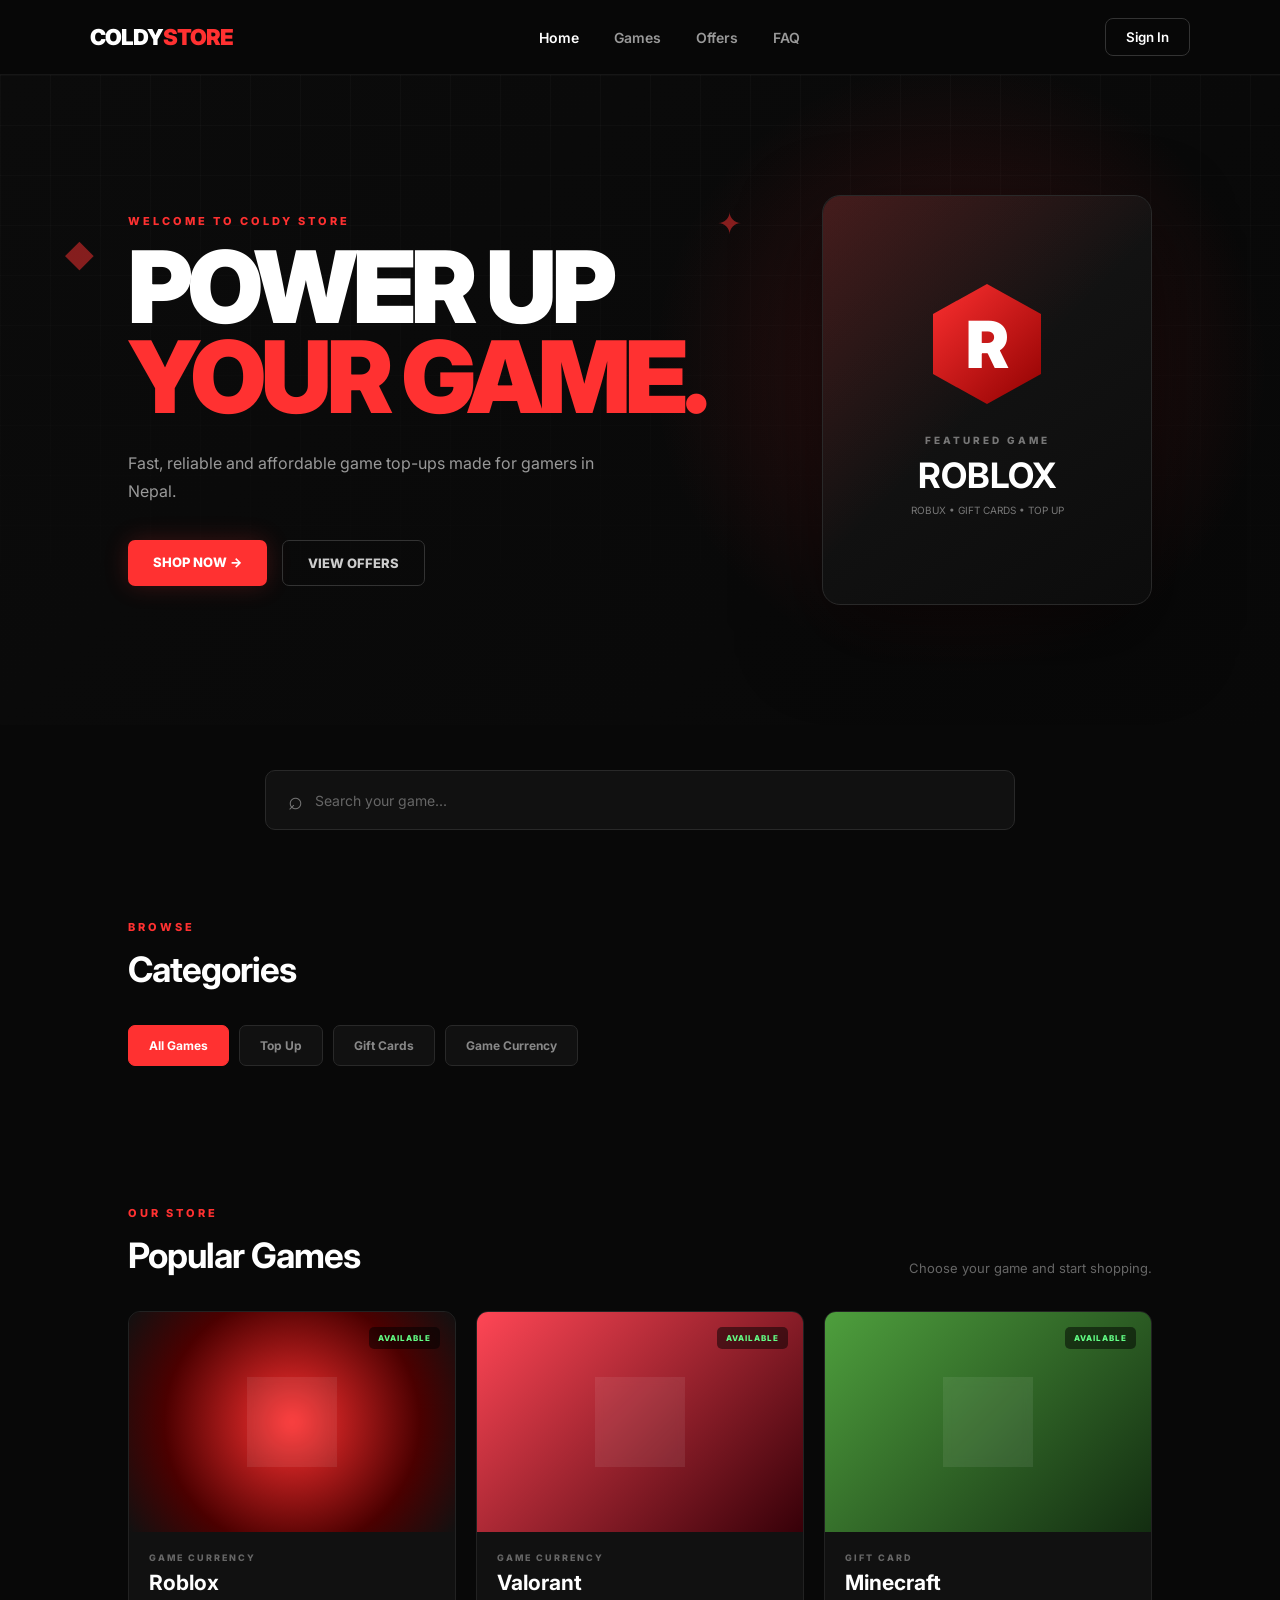
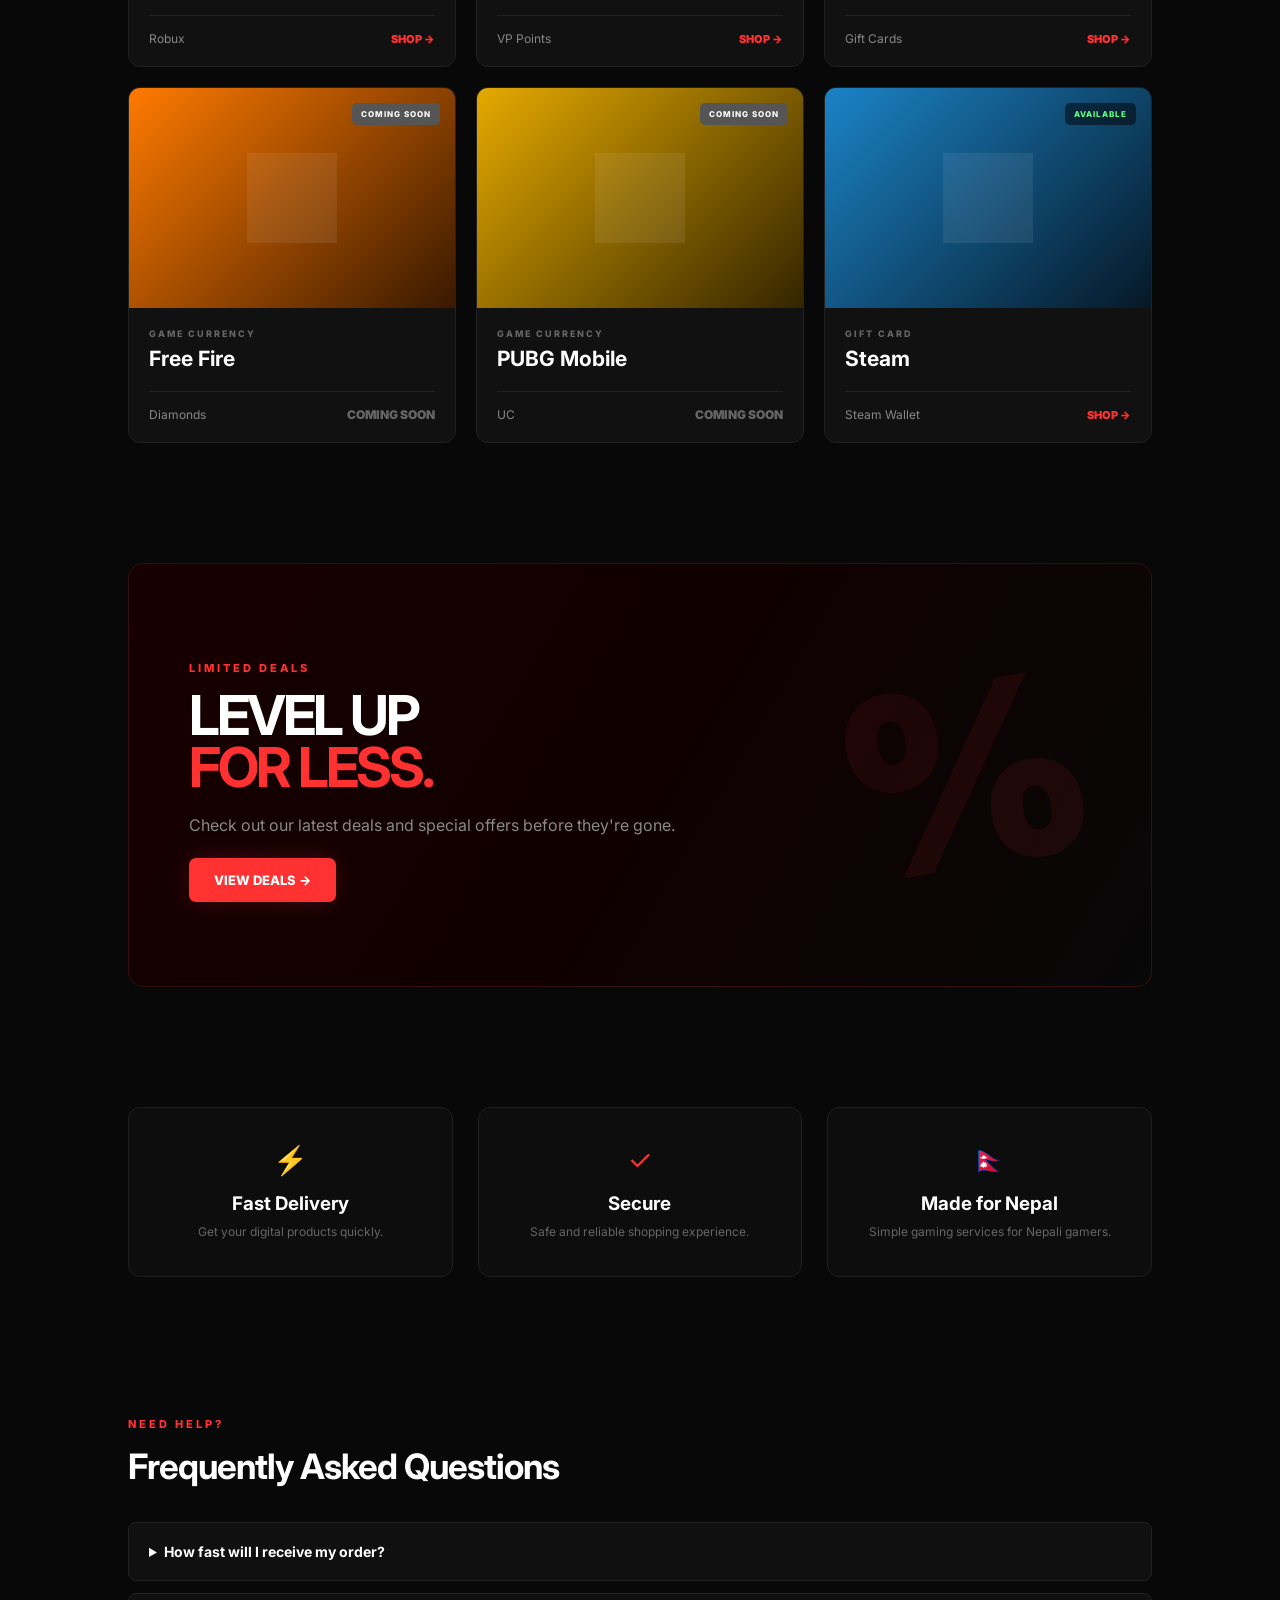
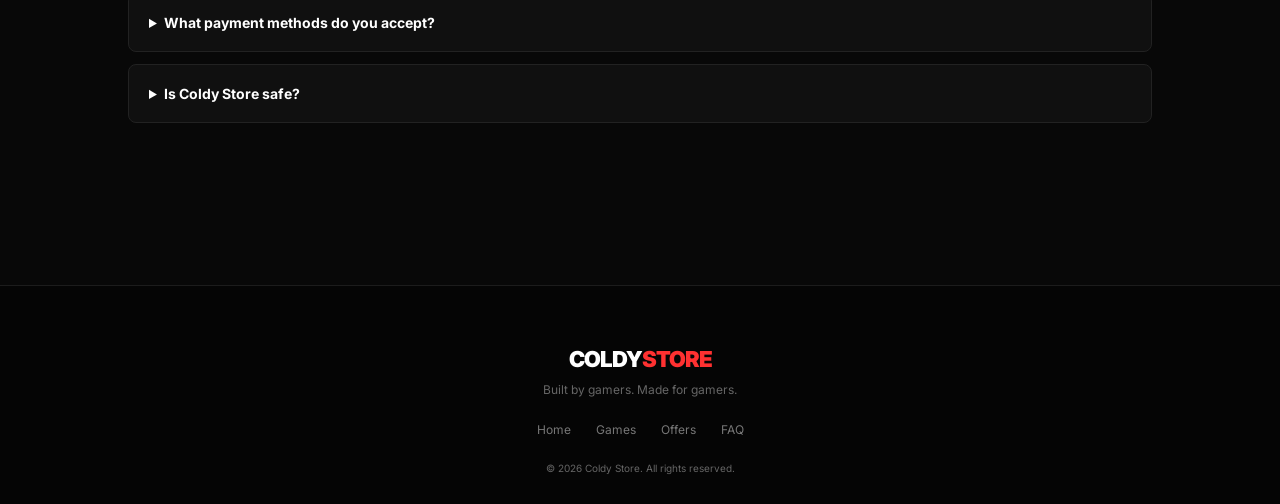
<file: ColdyStore/index.html>
<!DOCTYPE html>
<html lang="en">
<head>
    <meta charset="UTF-8">
    <meta name="viewport" content="width=device-width, initial-scale=1.0">

    <title>Coldy Store | Game Top Ups</title>

    <link rel="stylesheet" href="style.css">

    <style>
        /* =========================
           COMING SOON
        ========================= */

        .game-status.coming-soon {
            background: #555 !important;
            color: #fff !important;
        }

        .coming-soon-link {
            color: #666 !important;
            font-weight: 900;
            cursor: default;
            text-decoration: none;
        }


        /* =========================
           LOGIN / SIGNUP MODAL
        ========================= */

        .auth-modal {
            display: none;
            position: fixed;
            inset: 0;
            background: rgba(0, 0, 0, 0.82);
            backdrop-filter: blur(8px);
            justify-content: center;
            align-items: center;
            z-index: 99999;
            padding: 20px;
        }

        .auth-modal.show {
            display: flex;
        }

        .auth-box {
            position: relative;
            width: 100%;
            max-width: 420px;
            background: #111;
            border: 1px solid #292929;
            padding: 40px;
            border-radius: 16px;
            box-shadow: 0 20px 80px rgba(0,0,0,0.75);
            animation: authPop 0.2s ease;
        }

        @keyframes authPop {
            from {
                opacity: 0;
                transform: scale(0.94);
            }

            to {
                opacity: 1;
                transform: scale(1);
            }
        }

        .auth-close {
            position: absolute;
            right: 18px;
            top: 10px;
            border: none;
            background: none;
            color: #888;
            font-size: 32px;
            cursor: pointer;
        }

        .auth-close:hover {
            color: white;
        }

        .auth-logo {
            font-size: 23px;
            font-weight: 900;
            margin-bottom: 25px;
        }

        .auth-logo span {
            color: #ff3131;
        }

        .auth-box h2 {
            font-size: 30px;
            margin: 0 0 8px;
        }

        .auth-subtitle {
            color: #888;
            margin-bottom: 25px;
        }

        .auth-box label {
            display: block;
            margin: 15px 0 8px;
            font-size: 14px;
            font-weight: 700;
        }

        .auth-box input {
            width: 100%;
            box-sizing: border-box;
            padding: 14px;
            border-radius: 8px;
            border: 1px solid #333;
            background: #181818;
            color: white;
            outline: none;
            font-size: 14px;
        }

        .auth-box input:focus {
            border-color: #ff3131;
        }

        .auth-submit {
            width: 100%;
            margin-top: 25px;
            padding: 15px;
            border: none;
            border-radius: 8px;
            background: #ff3131;
            color: white;
            font-weight: 900;
            cursor: pointer;
            font-size: 14px;
        }

        .auth-submit:hover {
            opacity: 0.85;
        }

        .auth-message {
            text-align: center;
            min-height: 20px;
            margin-top: 15px;
            font-size: 14px;
        }

        .auth-switch {
            text-align: center;
            color: #777;
            margin-top: 22px;
        }

        .auth-switch button {
            border: none;
            background: none;
            color: #ff3131;
            font-weight: 700;
            cursor: pointer;
            font-size: inherit;
        }

        .auth-switch button:hover {
            text-decoration: underline;
        }


        /* =========================
           LOGGED IN NAV BUTTON
        ========================= */

        .user-btn {
            display: none;
            border: 1px solid #333;
            background: #151515;
            color: white;
            padding: 10px 16px;
            border-radius: 8px;
            cursor: pointer;
            font-weight: 700;
        }

        .user-btn:hover {
            border-color: #ff3131;
        }

        .user-menu {
            display: none;
            position: absolute;
            right: 25px;
            top: 75px;
            width: 190px;
            background: #111;
            border: 1px solid #292929;
            border-radius: 10px;
            padding: 10px;
            z-index: 9998;
            box-shadow: 0 15px 50px rgba(0,0,0,0.6);
        }

        .user-menu.show {
            display: block;
        }

        .user-menu-name {
            padding: 10px;
            color: #aaa;
            font-size: 13px;
            border-bottom: 1px solid #292929;
            margin-bottom: 6px;
        }

        .logout-btn {
            width: 100%;
            padding: 11px;
            border: none;
            border-radius: 7px;
            background: #1b1b1b;
            color: #ff4444;
            font-weight: 800;
            cursor: pointer;
        }

        .logout-btn:hover {
            background: #222;
        }


        /* Mobile */
        @media (max-width: 600px) {

            .auth-box {
                padding: 30px 22px;
            }

            .user-menu {
                right: 15px;
            }

        }
    </style>
</head>

<body>


    <!-- =========================
         NAVBAR
    ========================= -->

    <nav class="navbar">

        <div class="logo">
            COLDY<span>STORE</span>
        </div>

        <div class="nav-links">

            <a href="#home" class="active">
                Home
            </a>

            <a href="#games">
                Games
            </a>

            <a href="#offers">
                Offers
            </a>

            <a href="#faq">
                FAQ
            </a>

        </div>


        <!-- SIGN IN -->
        <button
            class="login-btn"
            id="signInButton"
            onclick="openLogin()"
        >
            Sign In
        </button>


        <!-- USER BUTTON -->
        <button
            class="user-btn"
            id="userButton"
            onclick="toggleUserMenu()"
        >
            👤 <span id="navUsername">User</span>
        </button>


        <!-- USER MENU -->
        <div
            class="user-menu"
            id="userMenu"
        >

            <div
                class="user-menu-name"
                id="menuUsername"
            >
                Logged in
            </div>

            <button
                class="logout-btn"
                onclick="logout()"
            >
                Sign Out
            </button>

        </div>

    </nav>



    <!-- =========================
         HERO
    ========================= -->

    <section class="hero" id="home">

        <div class="hero-content">

            <p class="eyebrow">
                WELCOME TO COLDY STORE
            </p>

            <h1>
                POWER UP<br>
                <span>YOUR GAME.</span>
            </h1>

            <p class="hero-text">
                Fast, reliable and affordable game top-ups
                made for gamers in Nepal.
            </p>

            <div class="hero-buttons">

                <a
                    href="#games"
                    class="primary-btn"
                >
                    SHOP NOW →
                </a>

                <a
                    href="#offers"
                    class="secondary-btn"
                >
                    VIEW OFFERS
                </a>

            </div>

        </div>


        <!-- FEATURED CARD -->

        <div class="featured-card">

            <div class="featured-glow"></div>

            <div class="featured-logo">
                R
            </div>

            <p>
                FEATURED GAME
            </p>

            <h2>
                ROBLOX
            </h2>

            <span>
                ROBUX • GIFT CARDS • TOP UP
            </span>

        </div>


        <div class="floating-icon icon-one">
            ✦
        </div>

        <div class="floating-icon icon-two">
            +
        </div>

        <div class="floating-icon icon-three">
            ◆
        </div>

    </section>



    <!-- =========================
         SEARCH
    ========================= -->

    <section class="search-section">

        <div class="search-box">

            <span>
                ⌕
            </span>

            <input
                type="text"
                id="gameSearch"
                placeholder="Search your game..."
            >

        </div>

    </section>



    <!-- =========================
         CATEGORIES
    ========================= -->

    <section class="categories">

        <div class="section-title">

            <div>

                <p class="eyebrow">
                    BROWSE
                </p>

                <h2>
                    Categories
                </h2>

            </div>

        </div>


        <div class="category-buttons">

            <button
                class="category-btn active"
                data-category="all"
            >
                All Games
            </button>

            <button
                class="category-btn"
                data-category="topup"
            >
                Top Up
            </button>

            <button
                class="category-btn"
                data-category="gift"
            >
                Gift Cards
            </button>

            <button
                class="category-btn"
                data-category="currency"
            >
                Game Currency
            </button>

        </div>

    </section>



    <!-- =========================
         GAMES
    ========================= -->

    <section
        class="games"
        id="games"
    >

        <div class="section-title">

            <div>

                <p class="eyebrow">
                    OUR STORE
                </p>

                <h2>
                    Popular Games
                </h2>

            </div>

            <p>
                Choose your game and start shopping.
            </p>

        </div>


        <div class="game-grid">


            <!-- ROBLOX -->

            <div
                class="game-card"
                data-name="roblox"
                data-category="topup currency"
            >

                <div class="game-image roblox-bg">

                    <div class="game-logo">
                        R
                    </div>

                    <span class="game-status">
                        AVAILABLE
                    </span>

                </div>


                <div class="game-info">

                    <p>
                        GAME CURRENCY
                    </p>

                    <h3>
                        Roblox
                    </h3>

                    <div class="game-bottom">

                        <span>
                            Robux
                        </span>

                        <a href="pages/roblox.html">
                            SHOP →
                        </a>

                    </div>

                </div>

            </div>



            <!-- VALORANT -->

            <div
                class="game-card"
                data-name="valorant"
                data-category="topup currency"
            >

                <div class="game-image valorant-bg">

                    <div class="game-logo">
                        V
                    </div>

                    <span class="game-status">
                        AVAILABLE
                    </span>

                </div>


                <div class="game-info">

                    <p>
                        GAME CURRENCY
                    </p>

                    <h3>
                        Valorant
                    </h3>

                    <div class="game-bottom">

                        <span>
                            VP Points
                        </span>

                        <a href="pages/valorant.html">
                            SHOP →
                        </a>

                    </div>

                </div>

            </div>



            <!-- MINECRAFT -->

            <div
                class="game-card"
                data-name="minecraft"
                data-category="gift"
            >

                <div class="game-image minecraft-bg">

                    <div class="game-logo">
                        M
                    </div>

                    <span class="game-status">
                        AVAILABLE
                    </span>

                </div>


                <div class="game-info">

                    <p>
                        GIFT CARD
                    </p>

                    <h3>
                        Minecraft
                    </h3>

                    <div class="game-bottom">

                        <span>
                            Gift Cards
                        </span>

                        <a href="pages/minecraft.html">
                            SHOP →
                        </a>

                    </div>

                </div>

            </div>



            <!-- FREE FIRE -->

            <div
                class="game-card"
                data-name="free fire"
                data-category="topup currency"
            >

                <div class="game-image freefire-bg">

                    <div class="game-logo">
                        FF
                    </div>

                    <span class="game-status coming-soon">
                        COMING SOON
                    </span>

                </div>


                <div class="game-info">

                    <p>
                        GAME CURRENCY
                    </p>

                    <h3>
                        Free Fire
                    </h3>

                    <div class="game-bottom">

                        <span>
                            Diamonds
                        </span>

                        <span class="coming-soon-link">
                            COMING SOON
                        </span>

                    </div>

                </div>

            </div>



            <!-- PUBG MOBILE -->

            <div
                class="game-card"
                data-name="pubg mobile"
                data-category="topup currency"
            >

                <div class="game-image pubg-bg">

                    <div class="game-logo">
                        P
                    </div>

                    <span class="game-status coming-soon">
                        COMING SOON
                    </span>

                </div>


                <div class="game-info">

                    <p>
                        GAME CURRENCY
                    </p>

                    <h3>
                        PUBG Mobile
                    </h3>

                    <div class="game-bottom">

                        <span>
                            UC
                        </span>

                        <span class="coming-soon-link">
                            COMING SOON
                        </span>

                    </div>

                </div>

            </div>



            <!-- STEAM -->

            <div
                class="game-card"
                data-name="steam"
                data-category="gift"
            >

                <div class="game-image steam-bg">

                    <div class="game-logo">
                        S
                    </div>

                    <span class="game-status">
                        AVAILABLE
                    </span>

                </div>


                <div class="game-info">

                    <p>
                        GIFT CARD
                    </p>

                    <h3>
                        Steam
                    </h3>

                    <div class="game-bottom">

                        <span>
                            Steam Wallet
                        </span>

                        <a href="pages/steam.html">
                            SHOP →
                        </a>

                    </div>

                </div>

            </div>

        </div>

    </section>



    <!-- =========================
         OFFERS
    ========================= -->

    <section
        class="offers"
        id="offers"
    >

        <div class="offer-content">

            <p class="eyebrow">
                LIMITED DEALS
            </p>

            <h2>
                LEVEL UP<br>
                <span>FOR LESS.</span>
            </h2>

            <p>
                Check out our latest deals and special
                offers before they're gone.
            </p>

            <a
                href="#games"
                class="primary-btn"
            >
                VIEW DEALS →
            </a>

        </div>


        <div class="offer-symbol">
            %
        </div>

    </section>



    <!-- =========================
         FEATURES
    ========================= -->

    <section class="features">

        <div class="feature">

            <div class="feature-icon">
                ⚡
            </div>

            <h3>
                Fast Delivery
            </h3>

            <p>
                Get your digital products quickly.
            </p>

        </div>


        <div class="feature">

            <div class="feature-icon">
                ✓
            </div>

            <h3>
                Secure
            </h3>

            <p>
                Safe and reliable shopping experience.
            </p>

        </div>


        <div class="feature">

            <div class="feature-icon">
                🇳🇵
            </div>

            <h3>
                Made for Nepal
            </h3>

            <p>
                Simple gaming services for Nepali gamers.
            </p>

        </div>

    </section>



    <!-- =========================
         FAQ
    ========================= -->

    <section
        class="faq"
        id="faq"
    >

        <div class="section-title">

            <div>

                <p class="eyebrow">
                    NEED HELP?
                </p>

                <h2>
                    Frequently Asked Questions
                </h2>

            </div>

        </div>


        <details>

            <summary>
                How fast will I receive my order?
            </summary>

            <p>
                Digital products are delivered after your
                order has been successfully processed.
            </p>

        </details>


        <details>

            <summary>
                What payment methods do you accept?
            </summary>

            <p>
                Payment methods will be displayed during checkout.
            </p>

        </details>


        <details>

            <summary>
                Is Coldy Store safe?
            </summary>

            <p>
                We aim to provide a secure and reliable
                digital shopping experience.
            </p>

        </details>

    </section>



    <!-- =========================
         FOOTER
    ========================= -->

    <footer>

        <div class="footer-logo">
            COLDY<span>STORE</span>
        </div>

        <p>
            Built by gamers. Made for gamers.
        </p>

        <div class="footer-links">

            <a href="#home">
                Home
            </a>

            <a href="#games">
                Games
            </a>

            <a href="#offers">
                Offers
            </a>

            <a href="#faq">
                FAQ
            </a>

        </div>

        <p class="copyright">
            © 2026 Coldy Store. All rights reserved.
        </p>

    </footer>



    <!-- =========================
         LOGIN MODAL
    ========================= -->

    <div
        class="auth-modal"
        id="loginModal"
    >

        <div class="auth-box">

            <button
                class="auth-close"
                onclick="closeAuth()"
            >
                ×
            </button>


            <div class="auth-logo">
                COLDY<span>STORE</span>
            </div>

            <h2>
                Welcome Back
            </h2>

            <p class="auth-subtitle">
                Sign in to your Coldy Store account.
            </p>


            <form id="loginForm">

                <label>
                    Username
                </label>

                <input
                    type="text"
                    id="loginUsername"
                    placeholder="Enter your username"
                    required
                >


                <label>
                    Password
                </label>

                <input
                    type="password"
                    id="loginPassword"
                    placeholder="Enter your password"
                    required
                >


                <button
                    type="submit"
                    class="auth-submit"
                >
                    SIGN IN →
                </button>

            </form>


            <div
                class="auth-message"
                id="loginMessage"
            ></div>


            <div class="auth-switch">

                Don't have an account?

                <button onclick="showSignup()">
                    Create one
                </button>

            </div>

        </div>

    </div>



    <!-- =========================
         SIGNUP MODAL
    ========================= -->

    <div
        class="auth-modal"
        id="signupModal"
    >

        <div class="auth-box">

            <button
                class="auth-close"
                onclick="closeAuth()"
            >
                ×
            </button>


            <div class="auth-logo">
                COLDY<span>STORE</span>
            </div>

            <h2>
                Create Account
            </h2>

            <p class="auth-subtitle">
                Join Coldy Store and start shopping.
            </p>


            <form id="signupForm">

                <label>
                    Username
                </label>

                <input
                    type="text"
                    id="signupUsername"
                    placeholder="Choose a username"
                    minlength="3"
                    required
                >


                <label>
                    Email
                </label>

                <input
                    type="email"
                    id="signupEmail"
                    placeholder="Enter your email"
                    required
                >


                <label>
                    Password
                </label>

                <input
                    type="password"
                    id="signupPassword"
                    placeholder="Create a password"
                    minlength="6"
                    required
                >


                <button
                    type="submit"
                    class="auth-submit"
                >
                    CREATE ACCOUNT →
                </button>

            </form>


            <div
                class="auth-message"
                id="signupMessage"
            ></div>


            <div class="auth-switch">

                Already have an account?

                <button onclick="showLogin()">
                    Sign In
                </button>

            </div>

        </div>

    </div>



    <!-- =========================
         JAVASCRIPT
    ========================= -->

    <script>

        /* =========================
           SEARCH
        ========================= */

        const searchInput =
            document.getElementById("gameSearch");

        const cards =
            document.querySelectorAll(".game-card");

        const categoryButtons =
            document.querySelectorAll(".category-btn");

        let selectedCategory = "all";


        function filterGames() {

            const search =
                searchInput.value.toLowerCase().trim();


            cards.forEach(card => {

                const name =
                    card.dataset.name.toLowerCase();

                const category =
                    card.dataset.category.toLowerCase();


                const matchesSearch =
                    name.includes(search);

                const matchesCategory =
                    selectedCategory === "all" ||
                    category.includes(selectedCategory);


                if (
                    matchesSearch &&
                    matchesCategory
                ) {

                    card.style.display = "block";

                } else {

                    card.style.display = "none";

                }

            });

        }


        searchInput.addEventListener(
            "input",
            filterGames
        );


        categoryButtons.forEach(button => {

            button.addEventListener("click", () => {

                categoryButtons.forEach(btn => {

                    btn.classList.remove("active");

                });


                button.classList.add("active");


                selectedCategory =
                    button.dataset.category;


                filterGames();

            });

        });



        /* =========================
           AUTH MODALS
        ========================= */

        const loginModal =
            document.getElementById("loginModal");

        const signupModal =
            document.getElementById("signupModal");


        function openLogin() {

            signupModal.classList.remove("show");

            loginModal.classList.add("show");

            document.getElementById("loginMessage").textContent = "";

        }


        function showSignup() {

            loginModal.classList.remove("show");

            signupModal.classList.add("show");

            document.getElementById("signupMessage").textContent = "";

        }


        function showLogin() {

            signupModal.classList.remove("show");

            loginModal.classList.add("show");

            document.getElementById("loginMessage").textContent = "";

        }


        function closeAuth() {

            loginModal.classList.remove("show");

            signupModal.classList.remove("show");

        }



        /* Close by clicking outside */

        loginModal.addEventListener(
            "click",
            function(event) {

                if (event.target === loginModal) {

                    closeAuth();

                }

            }
        );


        signupModal.addEventListener(
            "click",
            function(event) {

                if (event.target === signupModal) {

                    closeAuth();

                }

            }
        );



        /* =========================
           CREATE ACCOUNT
        ========================= */

        document
            .getElementById("signupForm")
            .addEventListener("submit", function(event) {

                event.preventDefault();


                const username =
                    document
                    .getElementById("signupUsername")
                    .value
                    .trim();

                const email =
                    document
                    .getElementById("signupEmail")
                    .value
                    .trim();

                const password =
                    document
                    .getElementById("signupPassword")
                    .value;


                const message =
                    document.getElementById("signupMessage");


                if (username.length < 3) {

                    message.style.color = "#ff4444";

                    message.textContent =
                        "Username must be at least 3 characters.";

                    return;

                }


                if (password.length < 6) {

                    message.style.color = "#ff4444";

                    message.textContent =
                        "Password must be at least 6 characters.";

                    return;

                }


                const existingUser =
                    JSON.parse(
                        localStorage.getItem("coldyUser")
                    );


                if (
                    existingUser &&
                    existingUser.username.toLowerCase() ===
                    username.toLowerCase()
                ) {

                    message.style.color = "#ff4444";

                    message.textContent =
                        "That username already exists.";

                    return;

                }


                const user = {

                    username: username,

                    email: email,

                    password: password

                };


                localStorage.setItem(
                    "coldyUser",
                    JSON.stringify(user)
                );


                localStorage.setItem(
                    "coldyLoggedIn",
                    "true"
                );


                message.style.color = "#55ff88";

                message.textContent =
                    "Account created successfully!";


                setTimeout(() => {

                    closeAuth();

                    updateLoginUI();

                }, 800);

            });



        /* =========================
           LOGIN
        ========================= */

        document
            .getElementById("loginForm")
            .addEventListener("submit", function(event) {

                event.preventDefault();


                const username =
                    document
                    .getElementById("loginUsername")
                    .value
                    .trim();

                const password =
                    document
                    .getElementById("loginPassword")
                    .value;


                const message =
                    document.getElementById("loginMessage");


                const savedUser =
                    JSON.parse(
                        localStorage.getItem("coldyUser")
                    );


                if (!savedUser) {

                    message.style.color = "#ff4444";

                    message.textContent =
                        "No account found. Create an account first.";

                    return;

                }


                if (
                    username === savedUser.username &&
                    password === savedUser.password
                ) {

                    localStorage.setItem(
                        "coldyLoggedIn",
                        "true"
                    );


                    message.style.color = "#55ff88";

                    message.textContent =
                        "Login successful!";


                    setTimeout(() => {

                        closeAuth();

                        updateLoginUI();

                    }, 600);

                } else {

                    message.style.color = "#ff4444";

                    message.textContent =
                        "Incorrect username or password.";

                }

            });



        /* =========================
           UPDATE NAVBAR
        ========================= */

        function updateLoginUI() {

            const loggedIn =
                localStorage.getItem("coldyLoggedIn") === "true";

            const savedUser =
                JSON.parse(
                    localStorage.getItem("coldyUser")
                );


            const signInButton =
                document.getElementById("signInButton");

            const userButton =
                document.getElementById("userButton");

            const navUsername =
                document.getElementById("navUsername");

            const menuUsername =
                document.getElementById("menuUsername");


            if (
                loggedIn &&
                savedUser
            ) {

                signInButton.style.display = "none";

                userButton.style.display = "block";

                navUsername.textContent =
                    savedUser.username;

                menuUsername.textContent =
                    "Signed in as " +
                    savedUser.username;

            } else {

                signInButton.style.display = "block";

                userButton.style.display = "none";

            }

        }



        /* =========================
           USER MENU
        ========================= */

        function toggleUserMenu() {

            document
                .getElementById("userMenu")
                .classList.toggle("show");

        }


        /* =========================
           LOGOUT
        ========================= */

        function logout() {

            localStorage.removeItem(
                "coldyLoggedIn"
            );


            document
                .getElementById("userMenu")
                .classList.remove("show");


            updateLoginUI();

        }



        /* =========================
           CHECK LOGIN ON PAGE LOAD
        ========================= */

        updateLoginUI();


        /* Close user menu when clicking elsewhere */

        document.addEventListener(
            "click",
            function(event) {

                const userButton =
                    document.getElementById("userButton");

                const userMenu =
                    document.getElementById("userMenu");


                if (
                    !userButton.contains(event.target) &&
                    !userMenu.contains(event.target)
                ) {

                    userMenu.classList.remove("show");

                }

            }
        );

    </script>

</body>
</html>
</file>
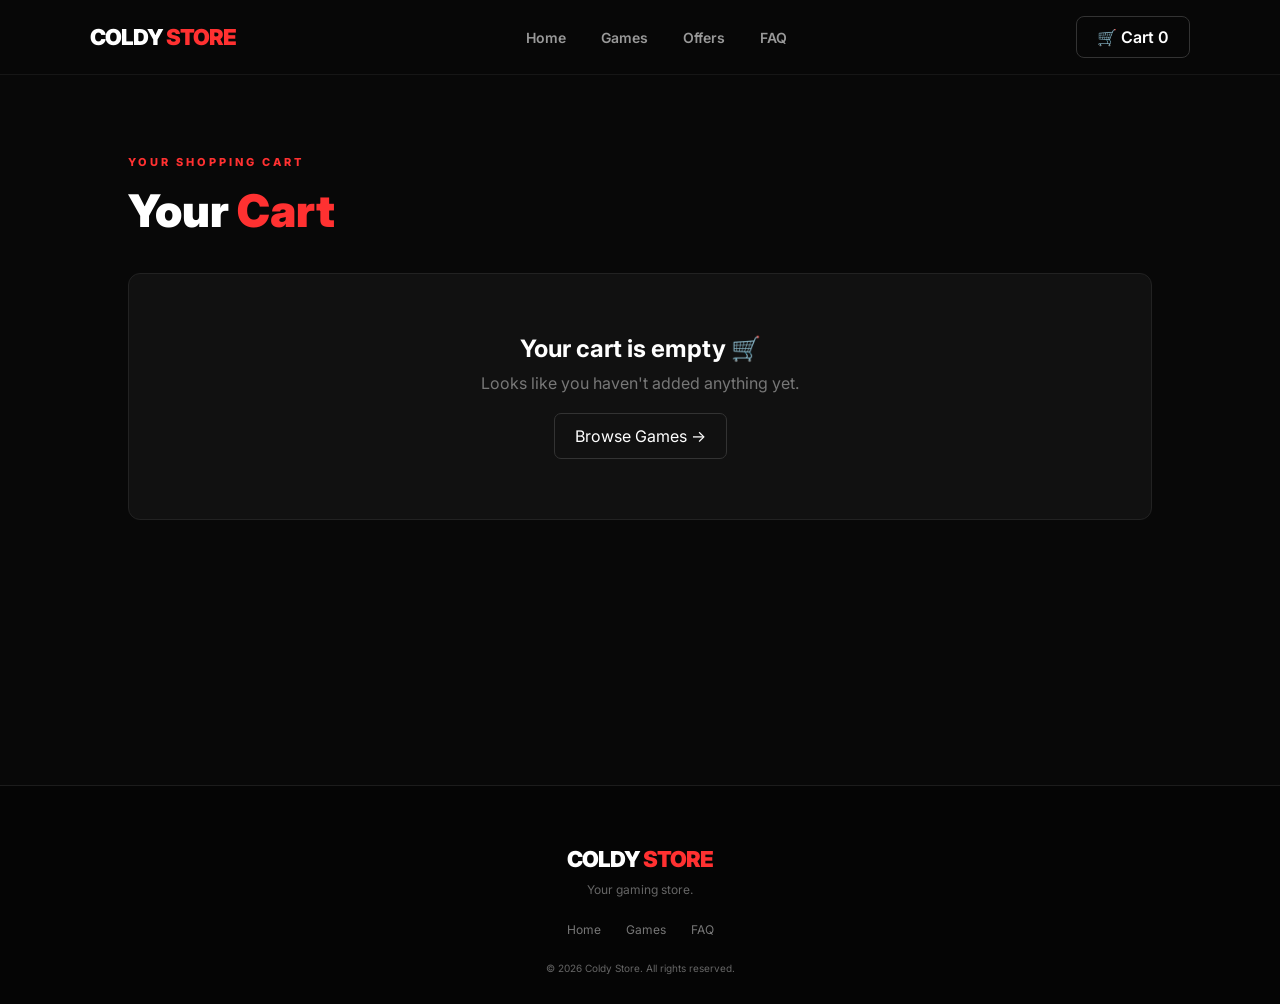
<file: ColdyStore/cart.html>
<!DOCTYPE html>
<html lang="en">
<head>
    <meta charset="UTF-8">
    <meta name="viewport" content="width=device-width, initial-scale=1.0">

    <title>Cart — Coldy Store</title>

    <link rel="stylesheet" href="style.css">

    <style>
        .cart-page {
            min-height: 70vh;
            padding: 80px 10%;
        }

        .cart-title {
            margin-bottom: 35px;
        }

        .cart-title h1 {
            font-size: 45px;
            font-weight: 900;
        }

        .cart-title span {
            color: #ff3131;
        }

        .cart-container {
            display: grid;
            grid-template-columns: 1fr 350px;
            gap: 25px;
        }

        .cart-items,
        .cart-summary {
            background: #111;
            border: 1px solid #222;
            border-radius: 12px;
        }

        .cart-items {
            padding: 20px;
        }

        .cart-item {
            display: flex;
            align-items: center;
            justify-content: space-between;
            gap: 20px;
            padding: 20px 5px;
            border-bottom: 1px solid #222;
        }

        .cart-item:last-child {
            border-bottom: none;
        }

        .item-info h3 {
            font-size: 17px;
            margin-bottom: 7px;
        }

        .item-info p {
            color: #777;
            font-size: 12px;
        }

        .item-price {
            color: #ff3131;
            font-weight: 800;
        }

        .quantity {
            display: flex;
            align-items: center;
            gap: 10px;
        }

        .quantity button {
            width: 30px;
            height: 30px;
            border: 1px solid #333;
            background: #181818;
            color: white;
            border-radius: 5px;
            cursor: pointer;
        }

        .quantity button:hover {
            border-color: #ff3131;
            color: #ff3131;
        }

        .remove-btn {
            border: none;
            background: transparent;
            color: #777;
            cursor: pointer;
            font-size: 12px;
        }

        .remove-btn:hover {
            color: #ff3131;
        }

        .cart-summary {
            padding: 25px;
            height: fit-content;
        }

        .cart-summary h2 {
            margin-bottom: 25px;
        }

        .summary-row {
            display: flex;
            justify-content: space-between;
            color: #888;
            font-size: 13px;
            margin-bottom: 15px;
        }

        .summary-total {
            border-top: 1px solid #292929;
            padding-top: 18px;
            margin-top: 15px;
            color: white;
            font-size: 18px;
            font-weight: 800;
        }

        .checkout-btn {
            display: block;
            width: 100%;
            margin-top: 25px;
            padding: 15px;
            background: #ff3131;
            color: white;
            border: none;
            border-radius: 7px;
            font-weight: 800;
            cursor: pointer;
            text-align: center;
        }

        .checkout-btn:hover {
            background: #e02020;
            transform: translateY(-2px);
        }

        .empty-cart {
            text-align: center;
            padding: 60px 20px;
            color: #777;
        }

        .empty-cart h2 {
            color: white;
            margin-bottom: 10px;
        }

        .shop-btn {
            display: inline-block;
            margin-top: 20px;
            padding: 12px 20px;
            border: 1px solid #333;
            border-radius: 7px;
            color: white;
        }

        .shop-btn:hover {
            border-color: #ff3131;
            color: #ff3131;
        }

        @media (max-width: 800px) {
            .cart-page {
                padding: 60px 6%;
            }

            .cart-container {
                grid-template-columns: 1fr;
            }

            .cart-item {
                flex-wrap: wrap;
            }
        }
    </style>
</head>

<body>

    <nav class="navbar">
        <a href="index.html" class="logo">
            COLDY <span>STORE</span>
        </a>

        <div class="nav-links">
            <a href="index.html">Home</a>
            <a href="index.html#games">Games</a>
            <a href="index.html#offers">Offers</a>
            <a href="index.html#faq">FAQ</a>
        </div>

        <a href="cart.html" class="login-btn">
            🛒 Cart <span id="cartCount">0</span>
        </a>
    </nav>


    <main class="cart-page">

        <div class="cart-title">
            <p class="eyebrow">YOUR SHOPPING CART</p>
            <h1>Your <span>Cart</span></h1>
        </div>

        <div id="cartContent"></div>

    </main>


    <footer>
        <div class="footer-logo">
            COLDY <span>STORE</span>
        </div>

        <p>Your gaming store.</p>

        <div class="footer-links">
            <a href="index.html">Home</a>
            <a href="index.html#games">Games</a>
            <a href="index.html#faq">FAQ</a>
        </div>

        <p class="copyright">
            © 2026 Coldy Store. All rights reserved.
        </p>
    </footer>


    <script>
        let cart = JSON.parse(localStorage.getItem("coldyCart")) || [];

        function saveCart() {
            localStorage.setItem("coldyCart", JSON.stringify(cart));
        }

        function updateCartCount() {
            const count = cart.reduce((total, item) => total + item.quantity, 0);
            document.getElementById("cartCount").textContent = count;
        }

        function renderCart() {

            const container = document.getElementById("cartContent");

            updateCartCount();

            if (cart.length === 0) {

                container.innerHTML = `
                    <div class="cart-items empty-cart">
                        <h2>Your cart is empty 🛒</h2>
                        <p>Looks like you haven't added anything yet.</p>

                        <a href="index.html#games" class="shop-btn">
                            Browse Games →
                        </a>
                    </div>
                `;

                return;
            }

            let subtotal = 0;

            let itemsHTML = "";

            cart.forEach((item, index) => {

                const itemTotal = item.price * item.quantity;

                subtotal += itemTotal;

                itemsHTML += `
                    <div class="cart-item">

                        <div class="item-info">
                            <h3>${item.name}</h3>
                            <p>${item.game}</p>
                        </div>

                        <div class="item-price">
                            Rs. ${item.price.toLocaleString()}
                        </div>

                        <div class="quantity">
                            <button onclick="changeQuantity(${index}, -1)">−</button>

                            <span>${item.quantity}</span>

                            <button onclick="changeQuantity(${index}, 1)">+</button>
                        </div>

                        <div>
                            <strong>
                                Rs. ${itemTotal.toLocaleString()}
                            </strong>
                        </div>

                        <button
                            class="remove-btn"
                            onclick="removeItem(${index})">
                            Remove
                        </button>

                    </div>
                `;
            });

            container.innerHTML = `
                <div class="cart-container">

                    <div class="cart-items">
                        ${itemsHTML}
                    </div>

                    <div class="cart-summary">

                        <h2>Order Summary</h2>

                        <div class="summary-row">
                            <span>Subtotal</span>
                            <span>Rs. ${subtotal.toLocaleString()}</span>
                        </div>

                        <div class="summary-row">
                            <span>Delivery</span>
                            <span>FREE</span>
                        </div>

                        <div class="summary-row summary-total">
                            <span>Total</span>
                            <span>Rs. ${subtotal.toLocaleString()}</span>
                        </div>

                        <a href="checkout.html" class="checkout-btn">
                            CHECKOUT →
                        </a>

                    </div>

                </div>
            `;
        }


        function changeQuantity(index, amount) {

            cart[index].quantity += amount;

            if (cart[index].quantity <= 0) {
                cart.splice(index, 1);
            }

            saveCart();
            renderCart();
        }


        function removeItem(index) {

            cart.splice(index, 1);

            saveCart();
            renderCart();
        }


        renderCart();
    </script>

</body>
</html>
</file>
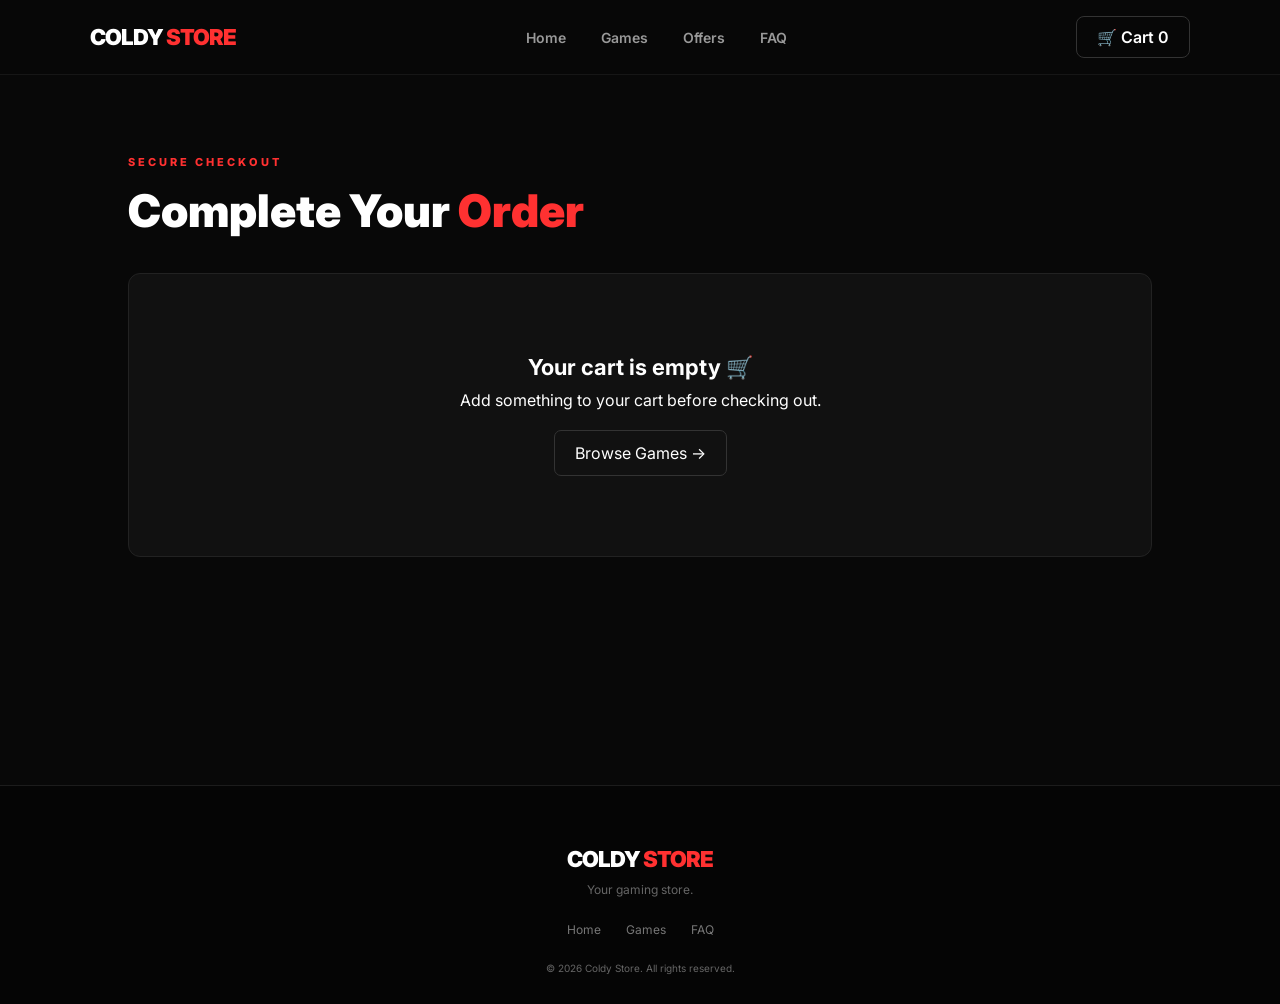
<file: ColdyStore/checkout.html>
<!DOCTYPE html>
<html lang="en">
<head>
    <meta charset="UTF-8">
    <meta name="viewport" content="width=device-width, initial-scale=1.0">

    <title>Checkout — Coldy Store</title>

    <link rel="stylesheet" href="style.css">

    <style>
        .checkout-page {
            min-height: 70vh;
            padding: 80px 10%;
        }

        .checkout-title {
            margin-bottom: 35px;
        }

        .checkout-title h1 {
            font-size: 45px;
            font-weight: 900;
        }

        .checkout-title span {
            color: #ff3131;
        }

        .checkout-grid {
            display: grid;
            grid-template-columns: 1fr 380px;
            gap: 25px;
        }

        .checkout-box {
            background: #111;
            border: 1px solid #222;
            border-radius: 12px;
            padding: 30px;
        }

        .checkout-box h2 {
            margin-bottom: 25px;
            font-size: 22px;
        }

        .form-group {
            margin-bottom: 20px;
        }

        .form-group label {
            display: block;
            color: #aaa;
            font-size: 12px;
            font-weight: 700;
            margin-bottom: 8px;
        }

        .form-group input {
            width: 100%;
            padding: 14px;
            background: #080808;
            color: white;
            border: 1px solid #292929;
            border-radius: 7px;
            outline: none;
        }

        .form-group input:focus {
            border-color: #ff3131;
        }

        .order-item {
            display: flex;
            justify-content: space-between;
            gap: 15px;
            padding: 15px 0;
            border-bottom: 1px solid #222;
        }

        .order-item h3 {
            font-size: 14px;
        }

        .order-item p {
            color: #666;
            font-size: 11px;
            margin-top: 5px;
        }

        .order-item strong {
            color: #ff3131;
            white-space: nowrap;
        }

        .total-row {
            display: flex;
            justify-content: space-between;
            margin-top: 20px;
            padding-top: 20px;
            border-top: 1px solid #333;
            font-size: 19px;
            font-weight: 900;
        }

        .total-row span:last-child {
            color: #ff3131;
        }

        .place-order-btn {
            width: 100%;
            margin-top: 25px;
            padding: 16px;
            background: #ff3131;
            color: white;
            border: none;
            border-radius: 7px;
            font-weight: 900;
            cursor: pointer;
            transition: 0.3s;
        }

        .place-order-btn:hover {
            background: #e02020;
            transform: translateY(-2px);
        }

        .back-cart {
            display: inline-block;
            margin-top: 20px;
            color: #777;
            font-size: 12px;
        }

        .back-cart:hover {
            color: #ff3131;
        }

        .empty-checkout {
            text-align: center;
            padding: 80px 20px;
        }

        .empty-checkout h2 {
            margin-bottom: 10px;
        }

        .empty-checkout a {
            display: inline-block;
            margin-top: 20px;
            padding: 12px 20px;
            border: 1px solid #333;
            border-radius: 7px;
        }

        @media (max-width: 850px) {
            .checkout-page {
                padding: 60px 6%;
            }

            .checkout-grid {
                grid-template-columns: 1fr;
            }
        }
    </style>
</head>

<body>

    <nav class="navbar">

        <a href="index.html" class="logo">
            COLDY <span>STORE</span>
        </a>

        <div class="nav-links">
            <a href="index.html">Home</a>
            <a href="index.html#games">Games</a>
            <a href="index.html#offers">Offers</a>
            <a href="index.html#faq">FAQ</a>
        </div>

        <a href="cart.html" class="login-btn">
            🛒 Cart <span id="cartCount">0</span>
        </a>

    </nav>


    <main class="checkout-page">

        <div class="checkout-title">

            <p class="eyebrow">SECURE CHECKOUT</p>

            <h1>Complete Your <span>Order</span></h1>

        </div>

        <div id="checkoutContent"></div>

    </main>


    <footer>

        <div class="footer-logo">
            COLDY <span>STORE</span>
        </div>

        <p>Your gaming store.</p>

        <div class="footer-links">
            <a href="index.html">Home</a>
            <a href="index.html#games">Games</a>
            <a href="index.html#faq">FAQ</a>
        </div>

        <p class="copyright">
            © 2026 Coldy Store. All rights reserved.
        </p>

    </footer>


    <script>

        let cart = JSON.parse(localStorage.getItem("coldyCart")) || [];


        function updateCartCount() {

            const count = cart.reduce(
                (total, item) => total + item.quantity,
                0
            );

            document.getElementById("cartCount").textContent = count;
        }


        function showCheckout() {

            updateCartCount();

            const container =
                document.getElementById("checkoutContent");


            if (cart.length === 0) {

                container.innerHTML = `
                    <div class="checkout-box empty-checkout">

                        <h2>Your cart is empty 🛒</h2>

                        <p>
                            Add something to your cart before checking out.
                        </p>

                        <a href="index.html#games">
                            Browse Games →
                        </a>

                    </div>
                `;

                return;
            }


            let total = 0;

            let orderHTML = "";


            cart.forEach(item => {

                const itemTotal =
                    item.price * item.quantity;

                total += itemTotal;


                orderHTML += `
                    <div class="order-item">

                        <div>

                            <h3>
                                ${item.name}
                                × ${item.quantity}
                            </h3>

                            <p>${item.game}</p>

                        </div>

                        <strong>
                            Rs. ${itemTotal.toLocaleString()}
                        </strong>

                    </div>
                `;

            });


            container.innerHTML = `

                <div class="checkout-grid">


                    <!-- CUSTOMER DETAILS -->

                    <div class="checkout-box">

                        <h2>Customer Details</h2>

                        <form id="orderForm">

                            <div class="form-group">

                                <label for="name">
                                    FULL NAME
                                </label>

                                <input
                                    type="text"
                                    id="name"
                                    placeholder="Enter your name"
                                    required
                                >

                            </div>


                            <div class="form-group">

                                <label for="email">
                                    EMAIL
                                </label>

                                <input
                                    type="email"
                                    id="email"
                                    placeholder="Enter your email"
                                    required
                                >

                            </div>


                            <div class="form-group">

                                <label for="phone">
                                    PHONE NUMBER
                                </label>

                                <input
                                    type="tel"
                                    id="phone"
                                    placeholder="98XXXXXXXX"
                                    required
                                >

                            </div>


                            <button
                                type="submit"
                                class="place-order-btn">

                                PLACE ORDER →

                            </button>

                        </form>


                        <a
                            href="cart.html"
                            class="back-cart">

                            ← Back to Cart

                        </a>

                    </div>


                    <!-- ORDER SUMMARY -->

                    <div class="checkout-box">

                        <h2>Order Summary</h2>

                        ${orderHTML}


                        <div class="total-row">

                            <span>Total</span>

                            <span>
                                Rs. ${total.toLocaleString()}
                            </span>

                        </div>

                    </div>


                </div>
            `;


            document
                .getElementById("orderForm")
                .addEventListener(
                    "submit",
                    placeOrder
                );

        }


        function placeOrder(event) {

            event.preventDefault();


            const name =
                document.getElementById("name").value.trim();

            const email =
                document.getElementById("email").value.trim();

            const phone =
                document.getElementById("phone").value.trim();


            if (!name || !email || !phone) {

                alert("Please fill in all details.");

                return;

            }


            let total = 0;

            cart.forEach(item => {

                total += item.price * item.quantity;

            });


            // Generate a simple order ID

            const orderId =
                "COLDY-" +
                Date.now().toString().slice(-8);


            const order = {

                orderId: orderId,

                customer: {

                    name: name,
                    email: email,
                    phone: phone

                },

                items: cart,

                total: total,

                date: new Date().toISOString()

            };


            // Save the order

            localStorage.setItem(
                "coldyLastOrder",
                JSON.stringify(order)
            );


            // Empty cart

            localStorage.removeItem("coldyCart");


            // Go to confirmation page

            window.location.href =
                "order-success.html";

        }


        showCheckout();

    </script>

</body>
</html>
</file>
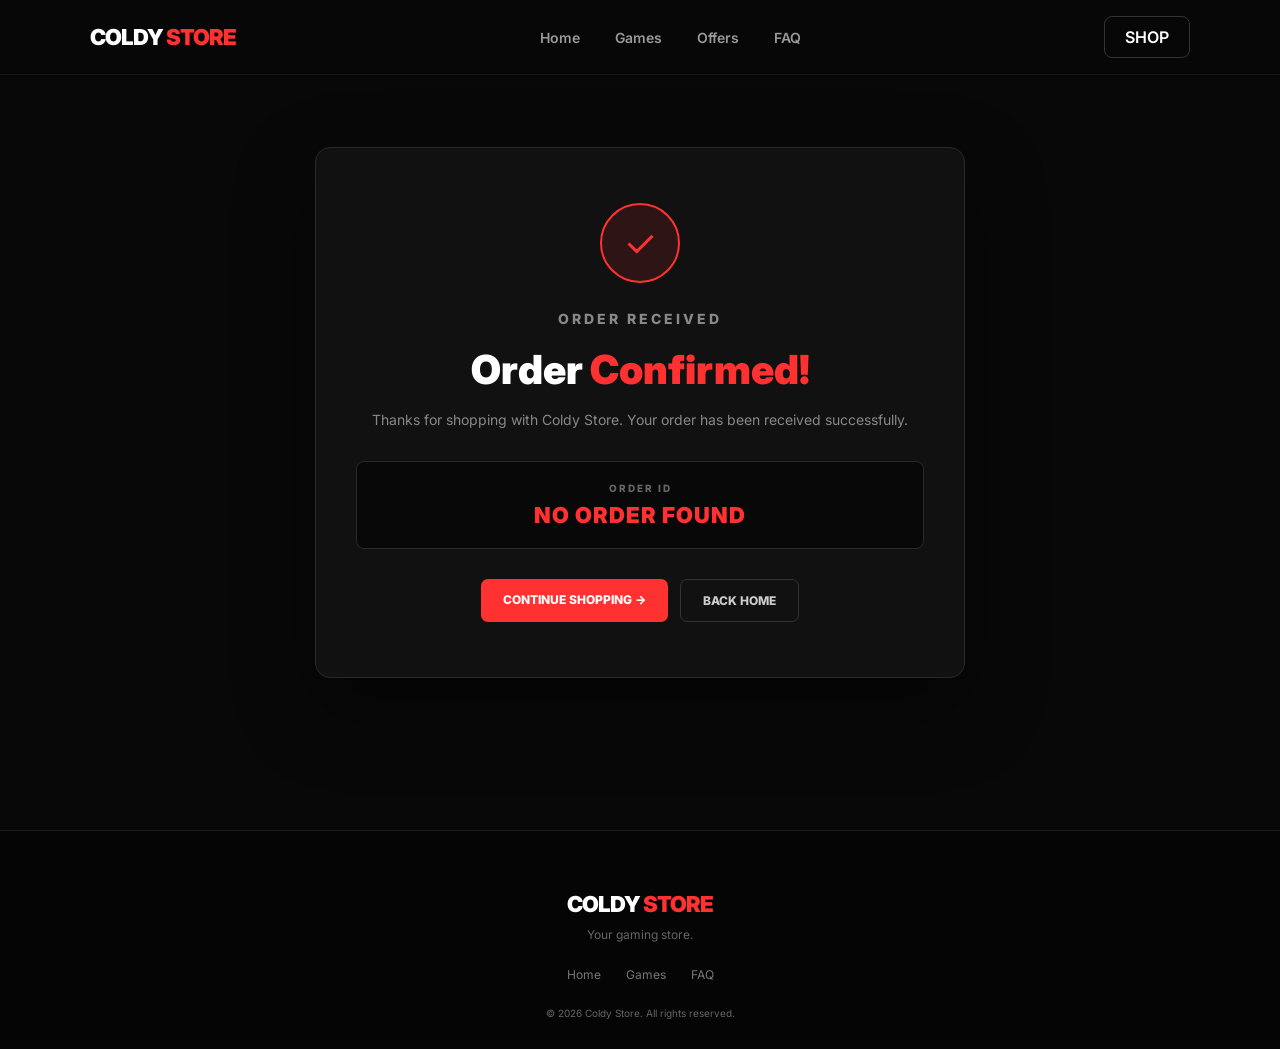
<file: ColdyStore/order-success.html>
<!DOCTYPE html>
<html lang="en">
<head>
    <meta charset="UTF-8">
    <meta name="viewport" content="width=device-width, initial-scale=1.0">

    <title>Order Confirmed — Coldy Store</title>

    <link rel="stylesheet" href="style.css">

    <style>
        .success-page {
            min-height: 75vh;
            display: flex;
            align-items: center;
            justify-content: center;
            padding: 70px 6%;
        }

        .success-box {
            width: 100%;
            max-width: 650px;
            padding: 55px 40px;
            text-align: center;

            background: #111;
            border: 1px solid #292929;
            border-radius: 15px;

            box-shadow: 0 30px 80px rgba(0,0,0,0.45);

            animation: successIn 0.6s ease;
        }

        .success-icon {
            width: 80px;
            height: 80px;

            margin: 0 auto 25px;

            display: flex;
            align-items: center;
            justify-content: center;

            border-radius: 50%;

            background: rgba(255,49,49,0.12);
            border: 2px solid #ff3131;

            color: #ff3131;
            font-size: 38px;
        }

        .success-box h1 {
            font-size: 40px;
            font-weight: 900;
            margin-bottom: 15px;
        }

        .success-box h1 span {
            color: #ff3131;
        }

        .success-box > p {
            color: #888;
            font-size: 14px;
            line-height: 1.6;
        }

        .order-id-box {
            margin: 30px 0;
            padding: 20px;

            background: #080808;
            border: 1px solid #292929;
            border-radius: 8px;
        }

        .order-id-box p {
            color: #666;
            font-size: 10px;
            font-weight: 800;
            letter-spacing: 2px;
            margin-bottom: 8px;
        }

        .order-id {
            color: #ff3131;
            font-size: 22px;
            font-weight: 900;
            letter-spacing: 1px;
        }

        .success-buttons {
            display: flex;
            justify-content: center;
            gap: 12px;
            margin-top: 30px;
        }

        .success-buttons a {
            padding: 13px 22px;
            border-radius: 7px;
            font-size: 12px;
            font-weight: 800;
        }

        .home-btn {
            background: #ff3131;
            color: white;
        }

        .games-btn {
            border: 1px solid #333;
            color: #ccc;
        }

        .games-btn:hover {
            border-color: #ff3131;
            color: white;
        }

        .customer-info {
            margin-top: 25px;
            color: #666;
            font-size: 11px;
        }

        .customer-info strong {
            color: #aaa;
        }

        @keyframes successIn {
            from {
                opacity: 0;
                transform: translateY(25px) scale(0.97);
            }

            to {
                opacity: 1;
                transform: translateY(0) scale(1);
            }
        }

        @media (max-width: 600px) {

            .success-box {
                padding: 45px 25px;
            }

            .success-box h1 {
                font-size: 32px;
            }

            .success-buttons {
                flex-direction: column;
            }

            .success-buttons a {
                width: 100%;
            }
        }
    </style>
</head>

<body>

    <nav class="navbar">

        <a href="index.html" class="logo">
            COLDY <span>STORE</span>
        </a>

        <div class="nav-links">
            <a href="index.html">Home</a>
            <a href="index.html#games">Games</a>
            <a href="index.html#offers">Offers</a>
            <a href="index.html#faq">FAQ</a>
        </div>

        <a href="index.html#games" class="login-btn">
            SHOP
        </a>

    </nav>


    <main class="success-page">

        <div class="success-box">

            <div class="success-icon">
                ✓
            </div>

            <p class="eyebrow">
                ORDER RECEIVED
            </p>

            <h1>
                Order <span>Confirmed!</span>
            </h1>

            <p>
                Thanks for shopping with Coldy Store.
                Your order has been received successfully.
            </p>


            <div class="order-id-box">

                <p>ORDER ID</p>

                <div
                    class="order-id"
                    id="orderId">
                    COLDY-########
                </div>

            </div>


            <div
                class="customer-info"
                id="customerInfo">
            </div>


            <div class="success-buttons">

                <a
                    href="index.html#games"
                    class="home-btn">
                    CONTINUE SHOPPING →
                </a>

                <a
                    href="index.html"
                    class="games-btn">
                    BACK HOME
                </a>

            </div>

        </div>

    </main>


    <footer>

        <div class="footer-logo">
            COLDY <span>STORE</span>
        </div>

        <p>Your gaming store.</p>

        <div class="footer-links">
            <a href="index.html">Home</a>
            <a href="index.html#games">Games</a>
            <a href="index.html#faq">FAQ</a>
        </div>

        <p class="copyright">
            © 2026 Coldy Store. All rights reserved.
        </p>

    </footer>


    <script>

        const order =
            JSON.parse(
                localStorage.getItem("coldyLastOrder")
            );


        if (!order) {

            document.getElementById("orderId")
                .textContent = "NO ORDER FOUND";

        } else {

            document.getElementById("orderId")
                .textContent = order.orderId;


            document.getElementById("customerInfo")
                .innerHTML = `
                    Order placed for
                    <strong>${order.customer.name}</strong>
                    · ${order.customer.email}
                `;
        }

    </script>

</body>
</html>
</file>
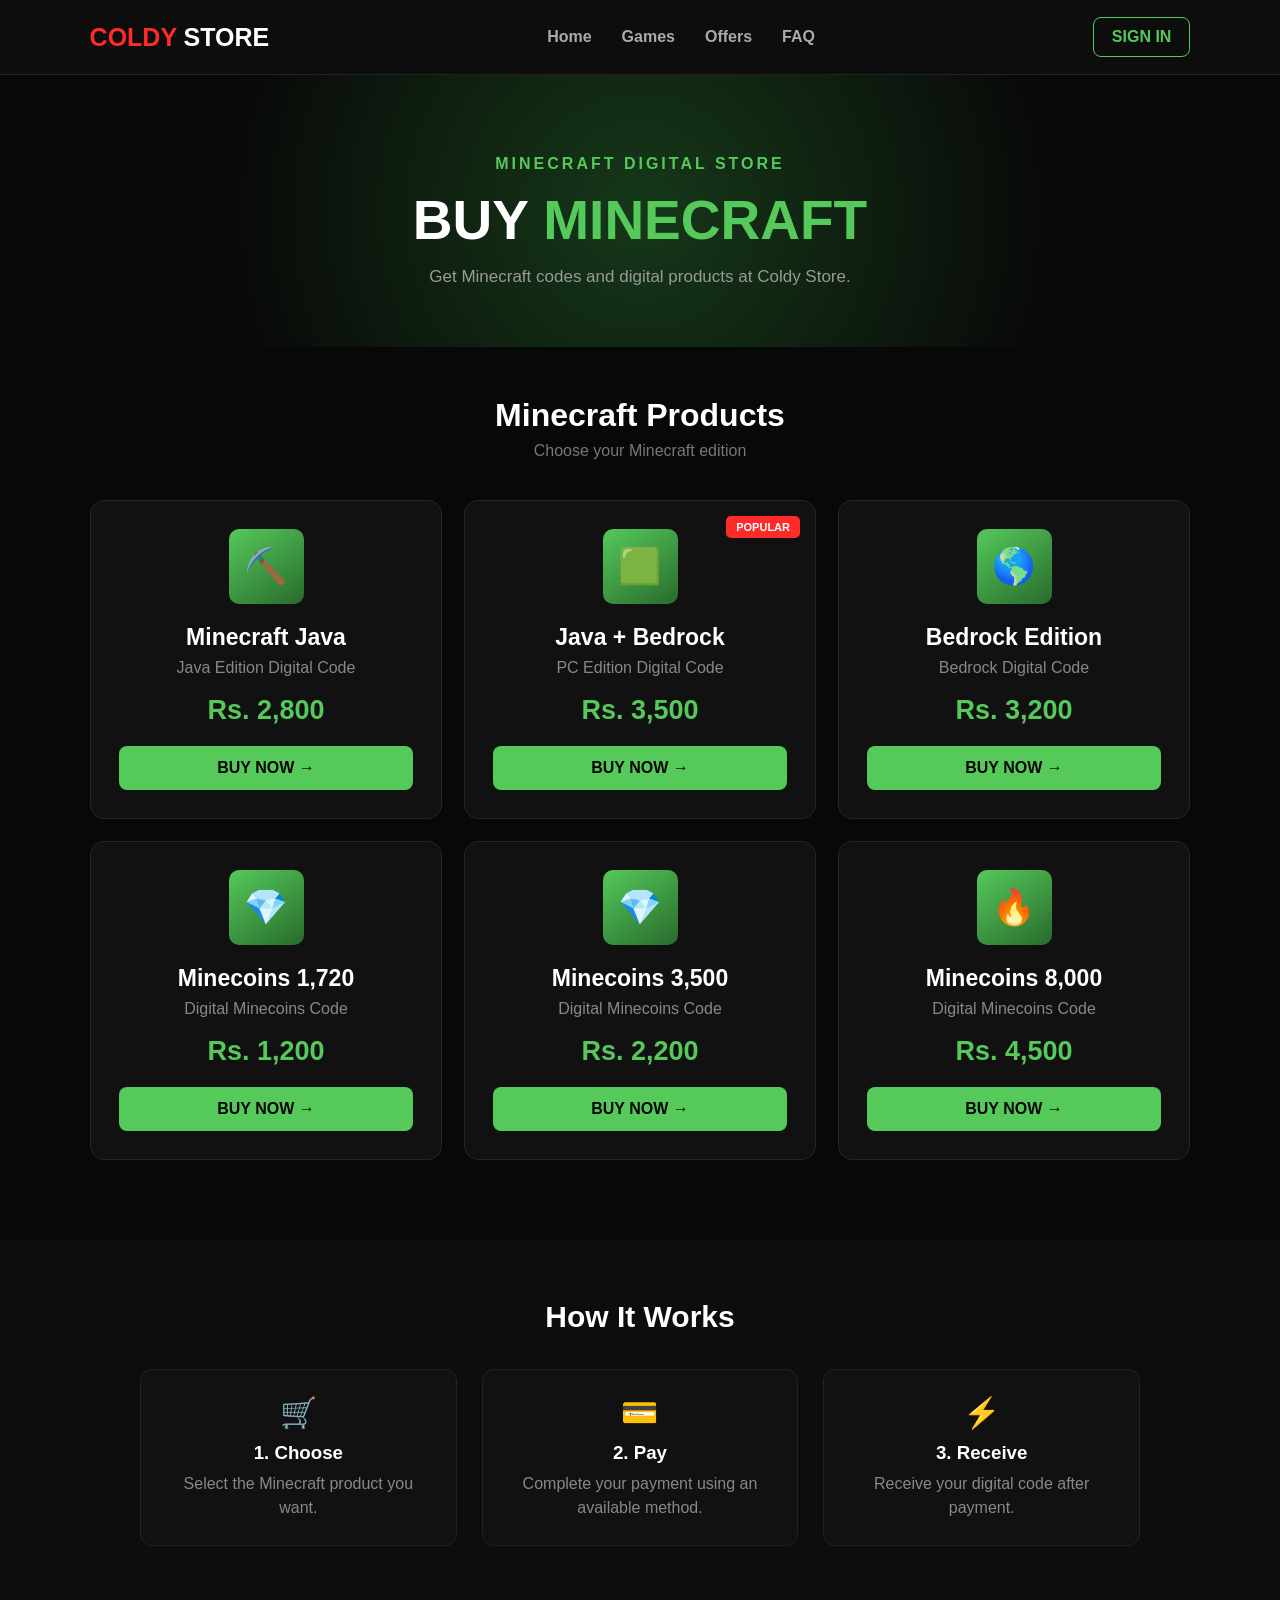
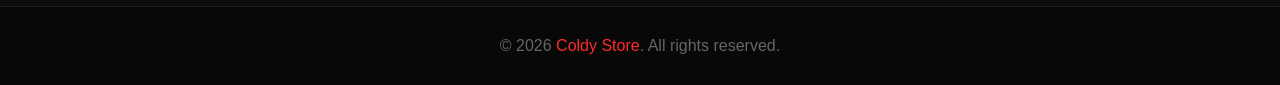
<file: ColdyStore/pages/minecraft.html>
<!DOCTYPE html>
<html lang="en">
<head>
    <meta charset="UTF-8">
    <meta name="viewport" content="width=device-width, initial-scale=1.0">

    <title>Minecraft Store | Coldy Store</title>

    <style>
        * {
            margin: 0;
            padding: 0;
            box-sizing: border-box;
            font-family: Arial, sans-serif;
        }

        body {
            background: #080808;
            color: white;
        }

        /* NAVBAR */
        nav {
            height: 75px;
            display: flex;
            align-items: center;
            justify-content: space-between;
            padding: 0 7%;
            background: #0d0d0d;
            border-bottom: 1px solid #222;
        }

        .logo {
            font-size: 25px;
            font-weight: 900;
            color: #ff2b2b;
        }

        .logo span {
            color: white;
        }

        nav ul {
            display: flex;
            list-style: none;
            gap: 30px;
        }

        nav a {
            color: #aaa;
            text-decoration: none;
            font-weight: bold;
        }

        nav a:hover {
            color: #55c95a;
        }

        .signin {
            border: 1px solid #55c95a;
            padding: 10px 18px;
            border-radius: 8px;
            color: #55c95a;
        }

        /* HERO */
        .hero {
            text-align: center;
            padding: 80px 20px 60px;
            background:
                radial-gradient(circle at center, #163819 0%, #080808 65%);
        }

        .hero p {
            color: #55c95a;
            font-weight: bold;
            letter-spacing: 3px;
            margin-bottom: 15px;
        }

        .hero h1 {
            font-size: 55px;
            margin-bottom: 15px;
        }

        .hero h1 span {
            color: #55c95a;
        }

        .hero .sub {
            color: #999;
            font-size: 17px;
        }

        /* PRODUCTS */
        .products {
            padding: 50px 7% 80px;
        }

        .section-title {
            text-align: center;
            margin-bottom: 40px;
        }

        .section-title h2 {
            font-size: 32px;
        }

        .section-title p {
            color: #777;
            margin-top: 8px;
        }

        .product-grid {
            display: grid;
            grid-template-columns: repeat(3, 1fr);
            gap: 22px;
            max-width: 1100px;
            margin: auto;
        }

        .product {
            background: #111;
            border: 1px solid #252525;
            border-radius: 14px;
            padding: 28px;
            text-align: center;
            transition: 0.3s;
            position: relative;
            overflow: hidden;
        }

        .product:hover {
            transform: translateY(-8px);
            border-color: #55c95a;
            box-shadow: 0 10px 35px rgba(85, 201, 90, 0.15);
        }

        .minecraft-icon {
            width: 75px;
            height: 75px;
            margin: 0 auto 20px;
            border-radius: 10px;
            background: linear-gradient(145deg, #55c95a, #286b2d);
            display: flex;
            align-items: center;
            justify-content: center;
            font-size: 35px;
        }

        .product h3 {
            font-size: 23px;
            margin-bottom: 8px;
        }

        .product p {
            color: #888;
            margin-bottom: 18px;
        }

        .price {
            font-size: 27px;
            font-weight: 900;
            color: #55c95a;
            margin-bottom: 20px;
        }

        .buy-btn {
            display: block;
            background: #55c95a;
            color: #050505;
            text-decoration: none;
            padding: 13px;
            border-radius: 8px;
            font-weight: 900;
            transition: 0.2s;
        }

        .buy-btn:hover {
            background: #6de873;
            transform: scale(1.03);
        }

        .popular {
            position: absolute;
            top: 15px;
            right: 15px;
            background: #ff2b2b;
            padding: 5px 10px;
            border-radius: 5px;
            font-size: 11px;
            font-weight: bold;
        }

        /* INFO */
        .info {
            padding: 60px 7%;
            background: #0d0d0d;
            text-align: center;
        }

        .info h2 {
            font-size: 30px;
            margin-bottom: 35px;
        }

        .info-grid {
            max-width: 1000px;
            margin: auto;
            display: grid;
            grid-template-columns: repeat(3, 1fr);
            gap: 25px;
        }

        .info-box {
            background: #111;
            border: 1px solid #222;
            border-radius: 12px;
            padding: 25px;
        }

        .info-box .icon {
            font-size: 30px;
            margin-bottom: 12px;
        }

        .info-box h3 {
            margin-bottom: 8px;
        }

        .info-box p {
            color: #888;
            line-height: 1.5;
        }

        /* FOOTER */
        footer {
            text-align: center;
            padding: 30px;
            color: #666;
            border-top: 1px solid #222;
        }

        footer span {
            color: #ff2b2b;
        }

        /* MOBILE */
        @media (max-width: 800px) {
            .product-grid,
            .info-grid {
                grid-template-columns: 1fr;
            }

            nav ul {
                display: none;
            }

            .hero h1 {
                font-size: 40px;
            }
        }
    </style>
</head>

<body>

    <!-- NAVBAR -->
    <nav>
        <div class="logo">COLDY<span> STORE</span></div>

        <ul>
            <li><a href="../index.html">Home</a></li>
            <li><a href="../index.html">Games</a></li>
            <li><a href="../index.html">Offers</a></li>
            <li><a href="../index.html">FAQ</a></li>
        </ul>

        <a href="#" class="signin">SIGN IN</a>
    </nav>


    <!-- HERO -->
    <section class="hero">
        <p>MINECRAFT DIGITAL STORE</p>

        <h1>BUY <span>MINECRAFT</span></h1>

        <div class="sub">
            Get Minecraft codes and digital products at Coldy Store.
        </div>
    </section>


    <!-- PRODUCTS -->
    <section class="products">

        <div class="section-title">
            <h2>Minecraft Products</h2>
            <p>Choose your Minecraft edition</p>
        </div>

        <div class="product-grid">

            <!-- PRODUCT 1 -->
            <div class="product">
                <div class="minecraft-icon">⛏️</div>

                <h3>Minecraft Java</h3>

                <p>Java Edition Digital Code</p>

                <div class="price">Rs. 2,800</div>

                <a href="#" class="buy-btn">BUY NOW →</a>
            </div>


            <!-- PRODUCT 2 -->
            <div class="product">

                <div class="popular">POPULAR</div>

                <div class="minecraft-icon">🟩</div>

                <h3>Java + Bedrock</h3>

                <p>PC Edition Digital Code</p>

                <div class="price">Rs. 3,500</div>

                <a href="#" class="buy-btn">BUY NOW →</a>
            </div>


            <!-- PRODUCT 3 -->
            <div class="product">

                <div class="minecraft-icon">🌎</div>

                <h3>Bedrock Edition</h3>

                <p>Bedrock Digital Code</p>

                <div class="price">Rs. 3,200</div>

                <a href="#" class="buy-btn">BUY NOW →</a>
            </div>


            <!-- PRODUCT 4 -->
            <div class="product">

                <div class="minecraft-icon">💎</div>

                <h3>Minecoins 1,720</h3>

                <p>Digital Minecoins Code</p>

                <div class="price">Rs. 1,200</div>

                <a href="#" class="buy-btn">BUY NOW →</a>
            </div>


            <!-- PRODUCT 5 -->
            <div class="product">

                <div class="minecraft-icon">💎</div>

                <h3>Minecoins 3,500</h3>

                <p>Digital Minecoins Code</p>

                <div class="price">Rs. 2,200</div>

                <a href="#" class="buy-btn">BUY NOW →</a>
            </div>


            <!-- PRODUCT 6 -->
            <div class="product">

                <div class="minecraft-icon">🔥</div>

                <h3>Minecoins 8,000</h3>

                <p>Digital Minecoins Code</p>

                <div class="price">Rs. 4,500</div>

                <a href="#" class="buy-btn">BUY NOW →</a>
            </div>

        </div>
    </section>


    <!-- INFO -->
    <section class="info">

        <h2>How It Works</h2>

        <div class="info-grid">

            <div class="info-box">
                <div class="icon">🛒</div>
                <h3>1. Choose</h3>
                <p>Select the Minecraft product you want.</p>
            </div>

            <div class="info-box">
                <div class="icon">💳</div>
                <h3>2. Pay</h3>
                <p>Complete your payment using an available method.</p>
            </div>

            <div class="info-box">
                <div class="icon">⚡</div>
                <h3>3. Receive</h3>
                <p>Receive your digital code after payment.</p>
            </div>

        </div>

    </section>


    <!-- FOOTER -->
    <footer>
        © 2026 <span>Coldy Store</span>. All rights reserved.
    </footer>
    <script src="../cart.js"></script>
</body>
</html>
</file>
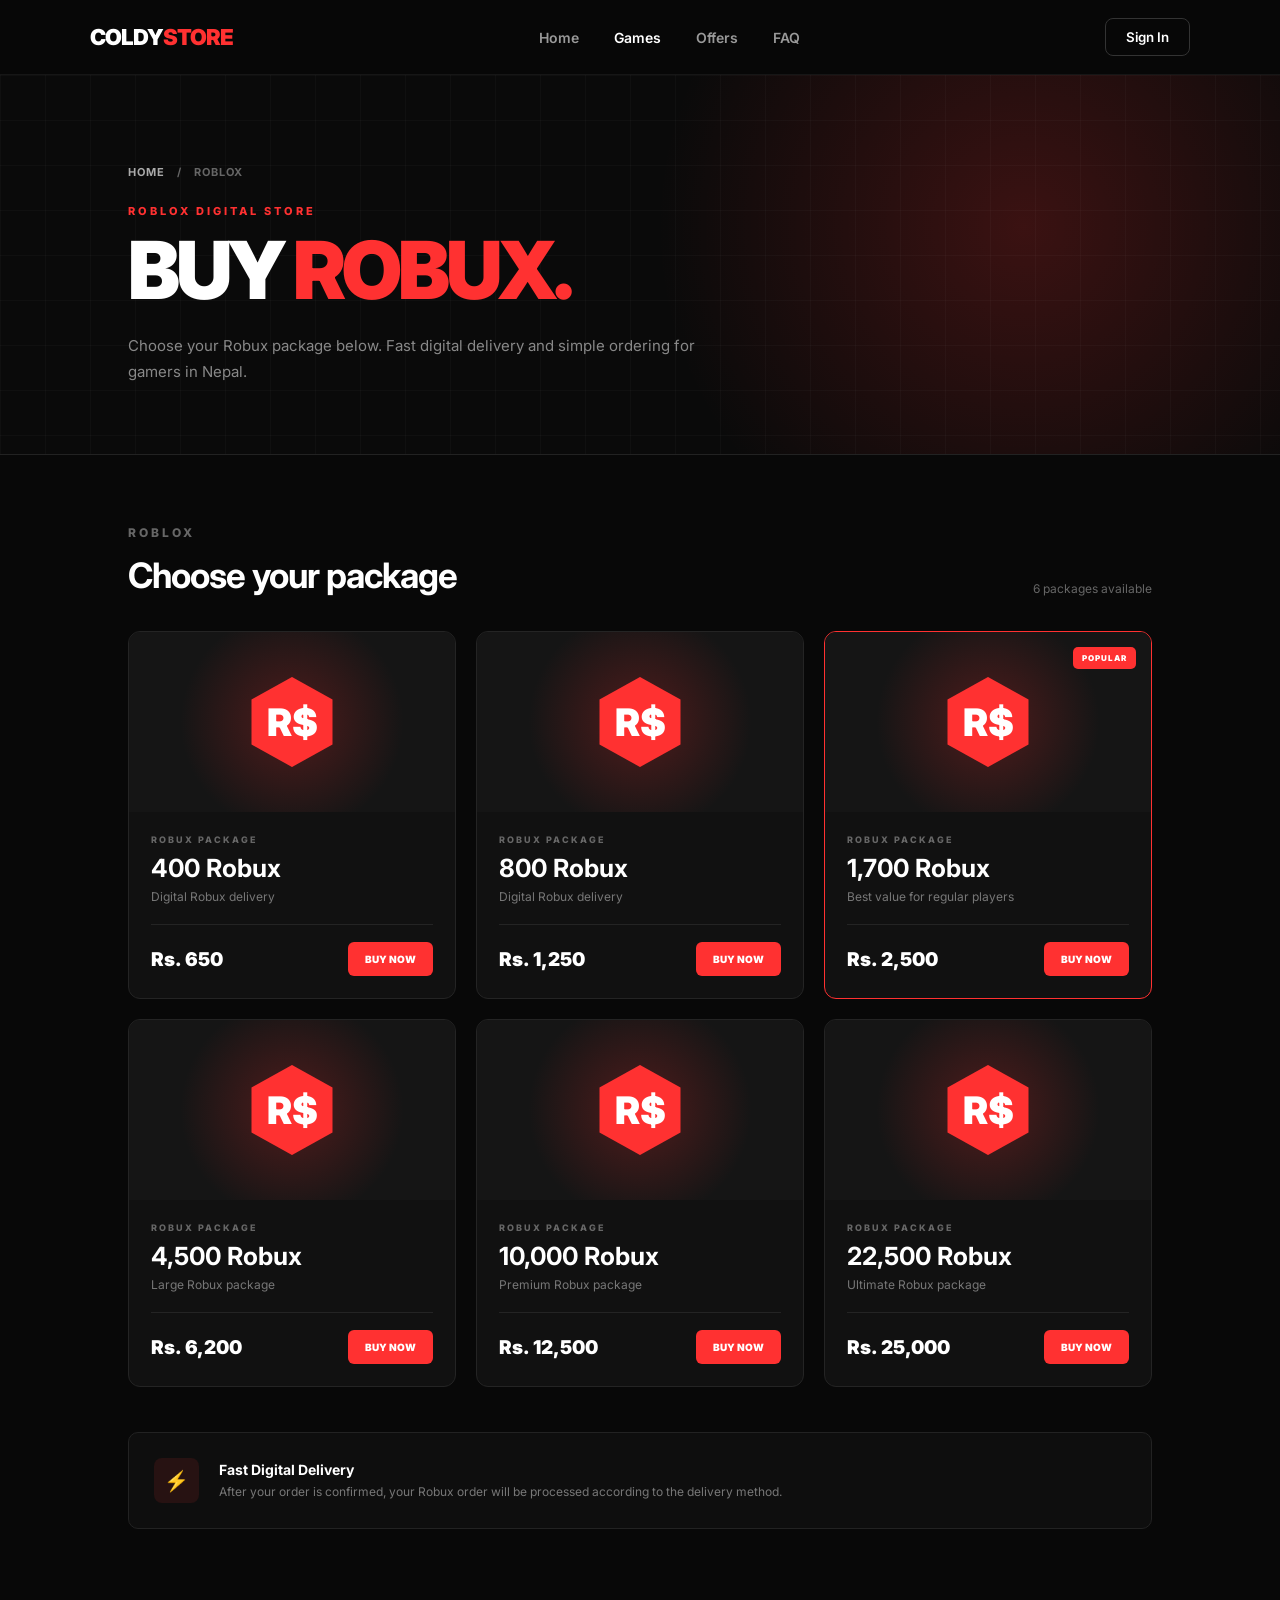
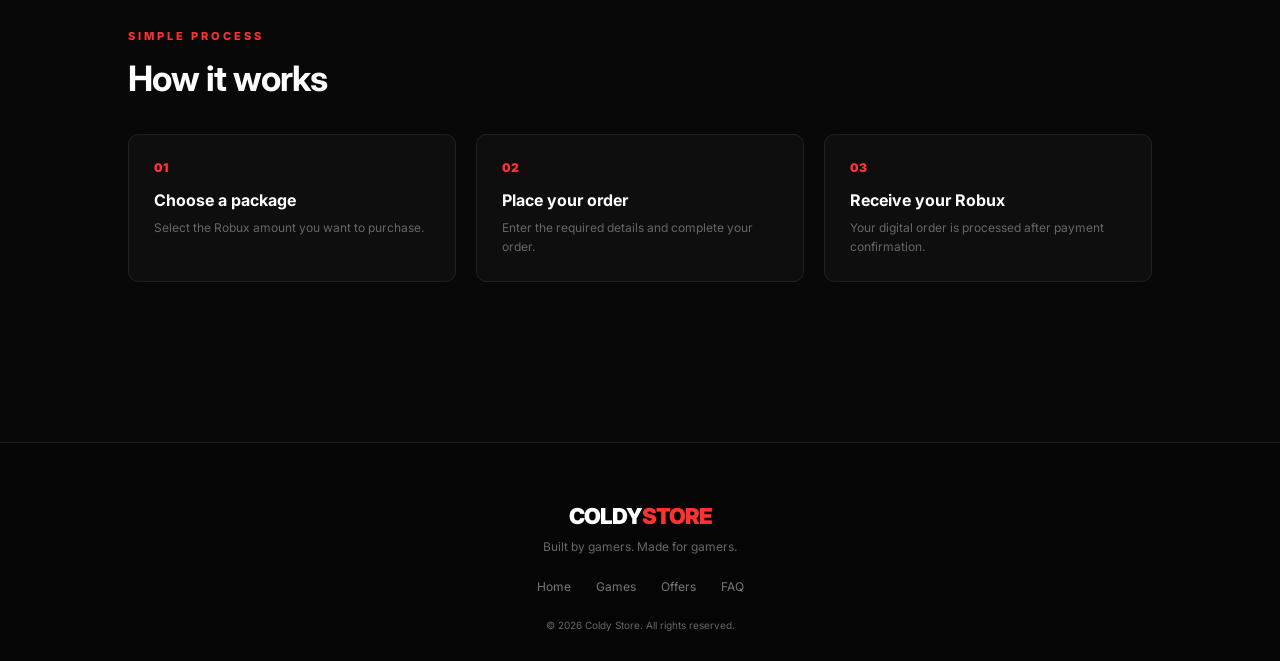
<file: ColdyStore/pages/roblox.html>
<!DOCTYPE html>
<html lang="en">

<head>
    <meta charset="UTF-8">
    <meta name="viewport" content="width=device-width, initial-scale=1.0">

    <title>Robux | Coldy Store</title>

    <link rel="stylesheet" href="../style.css">

    <style>

        /* =========================
           ROBLOX STORE PAGE
        ========================= */

        .store-hero {
            padding: 90px 10% 70px;

            position: relative;
            overflow: hidden;

            background:
                radial-gradient(
                    circle at 80% 40%,
                    rgba(255,49,49,0.2),
                    transparent 35%
                ),
                #0a0a0a;

            border-bottom: 1px solid #222;
        }


        .store-hero::before {
            content: "";

            position: absolute;
            inset: 0;

            background-image:
                linear-gradient(
                    rgba(255,255,255,0.025) 1px,
                    transparent 1px
                ),
                linear-gradient(
                    90deg,
                    rgba(255,255,255,0.025) 1px,
                    transparent 1px
                );

            background-size: 45px 45px;

            pointer-events: none;
        }


        .store-hero-content {
            position: relative;
            z-index: 2;
        }


        .store-hero h1 {
            font-size: clamp(45px, 7vw, 80px);

            line-height: 0.95;

            letter-spacing: -4px;

            font-weight: 900;

            margin-bottom: 25px;
        }


        .store-hero h1 span {
            color: #ff3131;
        }


        .store-hero-text {
            color: #888;

            max-width: 600px;

            line-height: 1.7;

            font-size: 15px;
        }


        .breadcrumb {
            margin-bottom: 25px;

            color: #666;

            font-size: 11px;

            font-weight: 700;

            letter-spacing: 1px;
        }


        .breadcrumb a {
            color: #aaa;

            transition: 0.3s;
        }


        .breadcrumb a:hover {
            color: #ff3131;
        }


        /* =========================
           STORE
        ========================= */

        .robux-store {
            padding: 70px 10%;
        }


        .store-heading {
            display: flex;

            justify-content: space-between;

            align-items: end;

            margin-bottom: 35px;
        }


        .store-heading h2 {
            font-size: 35px;

            letter-spacing: -1px;
        }


        .store-heading p {
            color: #666;

            font-size: 12px;
        }


        .robux-grid {
            display: grid;

            grid-template-columns:
                repeat(3, 1fr);

            gap: 20px;
        }


        /* =========================
           PRODUCT CARD
        ========================= */

        .robux-card {
            position: relative;

            background: #111;

            border: 1px solid #242424;

            border-radius: 12px;

            overflow: hidden;

            transition: 0.3s;

            animation: productIn 0.6s ease both;
        }


        .robux-card:hover {
            transform: translateY(-8px);

            border-color: #ff3131;

            box-shadow:
                0 20px 45px rgba(0,0,0,0.45);
        }


        .robux-card.popular {
            border-color: #ff3131;
        }


        .popular-label {
            position: absolute;

            top: 15px;
            right: 15px;

            background: #ff3131;

            color: white;

            padding: 6px 9px;

            border-radius: 5px;

            font-size: 8px;

            font-weight: 900;

            letter-spacing: 1px;

            z-index: 2;
        }


        .robux-icon {
            height: 180px;

            display: flex;

            justify-content: center;
            align-items: center;

            position: relative;

            background:
                radial-gradient(
                    circle,
                    rgba(255,49,49,0.25),
                    transparent 60%
                ),
                #151515;
        }


        .robux-symbol {
            width: 90px;
            height: 90px;

            display: flex;

            justify-content: center;
            align-items: center;

            background: #ff3131;

            clip-path: polygon(
                50% 0%,
                95% 25%,
                95% 75%,
                50% 100%,
                5% 75%,
                5% 25%
            );

            font-size: 38px;

            font-weight: 900;

            box-shadow:
                0 0 40px rgba(255,49,49,0.35);
        }


        .robux-info {
            padding: 22px;
        }


        .robux-info .type {
            color: #666;

            font-size: 9px;

            font-weight: 800;

            letter-spacing: 2px;

            margin-bottom: 8px;
        }


        .robux-info h3 {
            font-size: 25px;

            margin-bottom: 6px;
        }


        .robux-info .description {
            color: #777;

            font-size: 12px;

            margin-bottom: 20px;
        }


        .price-row {
            display: flex;

            justify-content: space-between;

            align-items: center;

            padding-top: 17px;

            border-top: 1px solid #242424;
        }


        .price {
            font-size: 19px;

            font-weight: 900;
        }


        .buy-btn {
            border: none;

            background: #ff3131;

            color: white;

            padding: 11px 17px;

            border-radius: 6px;

            font-size: 10px;

            font-weight: 900;

            cursor: pointer;

            transition: 0.3s;
        }


        .buy-btn:hover {
            background: #ff4b4b;

            transform: scale(1.05);
        }


        /* =========================
           INFO BOX
        ========================= */

        .delivery-box {
            margin-top: 45px;

            padding: 25px;

            display: flex;

            gap: 20px;

            align-items: center;

            background: #0e0e0e;

            border: 1px solid #222;

            border-radius: 10px;
        }


        .delivery-icon {
            width: 45px;
            height: 45px;

            display: flex;

            justify-content: center;
            align-items: center;

            border-radius: 8px;

            background: rgba(255,49,49,0.1);

            color: #ff3131;

            font-size: 20px;
        }


        .delivery-box h3 {
            font-size: 14px;

            margin-bottom: 5px;
        }


        .delivery-box p {
            color: #777;

            font-size: 12px;

            line-height: 1.5;
        }


        /* =========================
           HOW IT WORKS
        ========================= */

        .how-it-works {
            padding: 30px 10% 80px;
        }


        .steps {
            display: grid;

            grid-template-columns:
                repeat(3, 1fr);

            gap: 20px;
        }


        .step {
            padding: 25px;

            background: #0e0e0e;

            border: 1px solid #202020;

            border-radius: 10px;
        }


        .step-number {
            color: #ff3131;

            font-size: 12px;

            font-weight: 900;

            margin-bottom: 15px;
        }


        .step h3 {
            font-size: 16px;

            margin-bottom: 8px;
        }


        .step p {
            color: #666;

            font-size: 12px;

            line-height: 1.6;
        }


        @keyframes productIn {

            from {
                opacity: 0;
                transform: translateY(25px);
            }

            to {
                opacity: 1;
                transform: translateY(0);
            }

        }


        /* =========================
           RESPONSIVE
        ========================= */

        @media (max-width: 900px) {

            .robux-grid {
                grid-template-columns:
                    repeat(2, 1fr);
            }

            .steps {
                grid-template-columns:
                    1fr;
            }

        }


        @media (max-width: 600px) {

            .robux-grid {
                grid-template-columns: 1fr;
            }

            .store-hero,
            .robux-store,
            .how-it-works {
                padding-left: 6%;
                padding-right: 6%;
            }

            .store-heading {
                align-items: flex-start;

                flex-direction: column;

                gap: 10px;
            }

        }

    </style>

</head>


<body>


    <!-- NAVBAR -->

    <nav class="navbar">

        <div class="logo">
            COLDY<span>STORE</span>
        </div>


        <div class="nav-links">

            <a href="../index.html">
                Home
            </a>

            <a href="../index.html#games" class="active">
                Games
            </a>

            <a href="../index.html#offers">
                Offers
            </a>

            <a href="../index.html#faq">
                FAQ
            </a>

        </div>


        <button class="login-btn">
            Sign In
        </button>

    </nav>



    <!-- HERO -->

    <section class="store-hero">

        <div class="store-hero-content">

            <div class="breadcrumb">

                <a href="../index.html">
                    HOME
                </a>

                &nbsp; / &nbsp;

                ROBLOX

            </div>


            <p class="eyebrow">
                ROBLOX DIGITAL STORE
            </p>


            <h1>
                BUY <span>ROBUX.</span>
            </h1>


            <p class="store-hero-text">
                Choose your Robux package below.
                Fast digital delivery and simple ordering
                for gamers in Nepal.
            </p>

        </div>

    </section>



    <!-- ROBUX PRODUCTS -->

    <section class="robux-store">

        <div class="store-heading">

            <div>

                <p class="eyebrow">
                    ROBLOX
                </p>

                <h2>
                    Choose your package
                </h2>

            </div>


            <p>
                6 packages available
            </p>

        </div>



        <div class="robux-grid">


            <!-- 400 ROBUX -->

            <div class="robux-card">

                <div class="robux-icon">

                    <div class="robux-symbol">
                        R$
                    </div>

                </div>


                <div class="robux-info">

                    <p class="type">
                        ROBUX PACKAGE
                    </p>

                    <h3>
                        400 Robux
                    </h3>

                    <p class="description">
                        Digital Robux delivery
                    </p>


                    <div class="price-row">

                        <span class="price">
                            Rs. 650
                        </span>

                        <button class="buy-btn">
                            BUY NOW
                        </button>

                    </div>

                </div>

            </div>



            <!-- 800 ROBUX -->

            <div class="robux-card">

                <div class="robux-icon">

                    <div class="robux-symbol">
                        R$
                    </div>

                </div>


                <div class="robux-info">

                    <p class="type">
                        ROBUX PACKAGE
                    </p>

                    <h3>
                        800 Robux
                    </h3>

                    <p class="description">
                        Digital Robux delivery
                    </p>


                    <div class="price-row">

                        <span class="price">
                            Rs. 1,250
                        </span>

                        <button class="buy-btn">
                            BUY NOW
                        </button>

                    </div>

                </div>

            </div>



            <!-- 1700 ROBUX -->

            <div class="robux-card popular">

                <span class="popular-label">
                    POPULAR
                </span>


                <div class="robux-icon">

                    <div class="robux-symbol">
                        R$
                    </div>

                </div>


                <div class="robux-info">

                    <p class="type">
                        ROBUX PACKAGE
                    </p>

                    <h3>
                        1,700 Robux
                    </h3>

                    <p class="description">
                        Best value for regular players
                    </p>


                    <div class="price-row">

                        <span class="price">
                            Rs. 2,500
                        </span>

                        <button class="buy-btn">
                            BUY NOW
                        </button>

                    </div>

                </div>

            </div>



            <!-- 4,500 ROBUX -->

            <div class="robux-card">

                <div class="robux-icon">

                    <div class="robux-symbol">
                        R$
                    </div>

                </div>


                <div class="robux-info">

                    <p class="type">
                        ROBUX PACKAGE
                    </p>

                    <h3>
                        4,500 Robux
                    </h3>

                    <p class="description">
                        Large Robux package
                    </p>


                    <div class="price-row">

                        <span class="price">
                            Rs. 6,200
                        </span>

                        <button class="buy-btn">
                            BUY NOW
                        </button>

                    </div>

                </div>

            </div>



            <!-- 10,000 ROBUX -->

            <div class="robux-card">

                <div class="robux-icon">

                    <div class="robux-symbol">
                        R$
                    </div>

                </div>


                <div class="robux-info">

                    <p class="type">
                        ROBUX PACKAGE
                    </p>

                    <h3>
                        10,000 Robux
                    </h3>

                    <p class="description">
                        Premium Robux package
                    </p>


                    <div class="price-row">

                        <span class="price">
                            Rs. 12,500
                        </span>

                        <button class="buy-btn">
                            BUY NOW
                        </button>

                    </div>

                </div>

            </div>



            <!-- 22,500 ROBUX -->

            <div class="robux-card">

                <div class="robux-icon">

                    <div class="robux-symbol">
                        R$
                    </div>

                </div>


                <div class="robux-info">

                    <p class="type">
                        ROBUX PACKAGE
                    </p>

                    <h3>
                        22,500 Robux
                    </h3>

                    <p class="description">
                        Ultimate Robux package
                    </p>


                    <div class="price-row">

                        <span class="price">
                            Rs. 25,000
                        </span>

                        <button class="buy-btn">
                            BUY NOW
                        </button>

                    </div>

                </div>

            </div>


        </div>



        <!-- DELIVERY INFO -->

        <div class="delivery-box">

            <div class="delivery-icon">
                ⚡
            </div>


            <div>

                <h3>
                    Fast Digital Delivery
                </h3>

                <p>
                    After your order is confirmed,
                    your Robux order will be processed
                    according to the delivery method.
                </p>

            </div>

        </div>

    </section>



    <!-- HOW IT WORKS -->

    <section class="how-it-works">

        <div class="section-title">

            <div>

                <p class="eyebrow">
                    SIMPLE PROCESS
                </p>

                <h2>
                    How it works
                </h2>

            </div>

        </div>


        <div class="steps">


            <div class="step">

                <div class="step-number">
                    01
                </div>

                <h3>
                    Choose a package
                </h3>

                <p>
                    Select the Robux amount
                    you want to purchase.
                </p>

            </div>


            <div class="step">

                <div class="step-number">
                    02
                </div>

                <h3>
                    Place your order
                </h3>

                <p>
                    Enter the required details
                    and complete your order.
                </p>

            </div>


            <div class="step">

                <div class="step-number">
                    03
                </div>

                <h3>
                    Receive your Robux
                </h3>

                <p>
                    Your digital order is processed
                    after payment confirmation.
                </p>

            </div>


        </div>

    </section>



    <!-- FOOTER -->

    <footer>

        <div class="footer-logo">
            COLDY<span>STORE</span>
        </div>

        <p>
            Built by gamers. Made for gamers.
        </p>


        <div class="footer-links">

            <a href="../index.html">
                Home
            </a>

            <a href="../index.html#games">
                Games
            </a>

            <a href="../index.html#offers">
                Offers
            </a>

            <a href="../index.html#faq">
                FAQ
            </a>

        </div>


        <p class="copyright">
            © 2026 Coldy Store. All rights reserved.
        </p>

    </footer>
    <script src="../cart.js"></script>

</body>

</html>
</file>
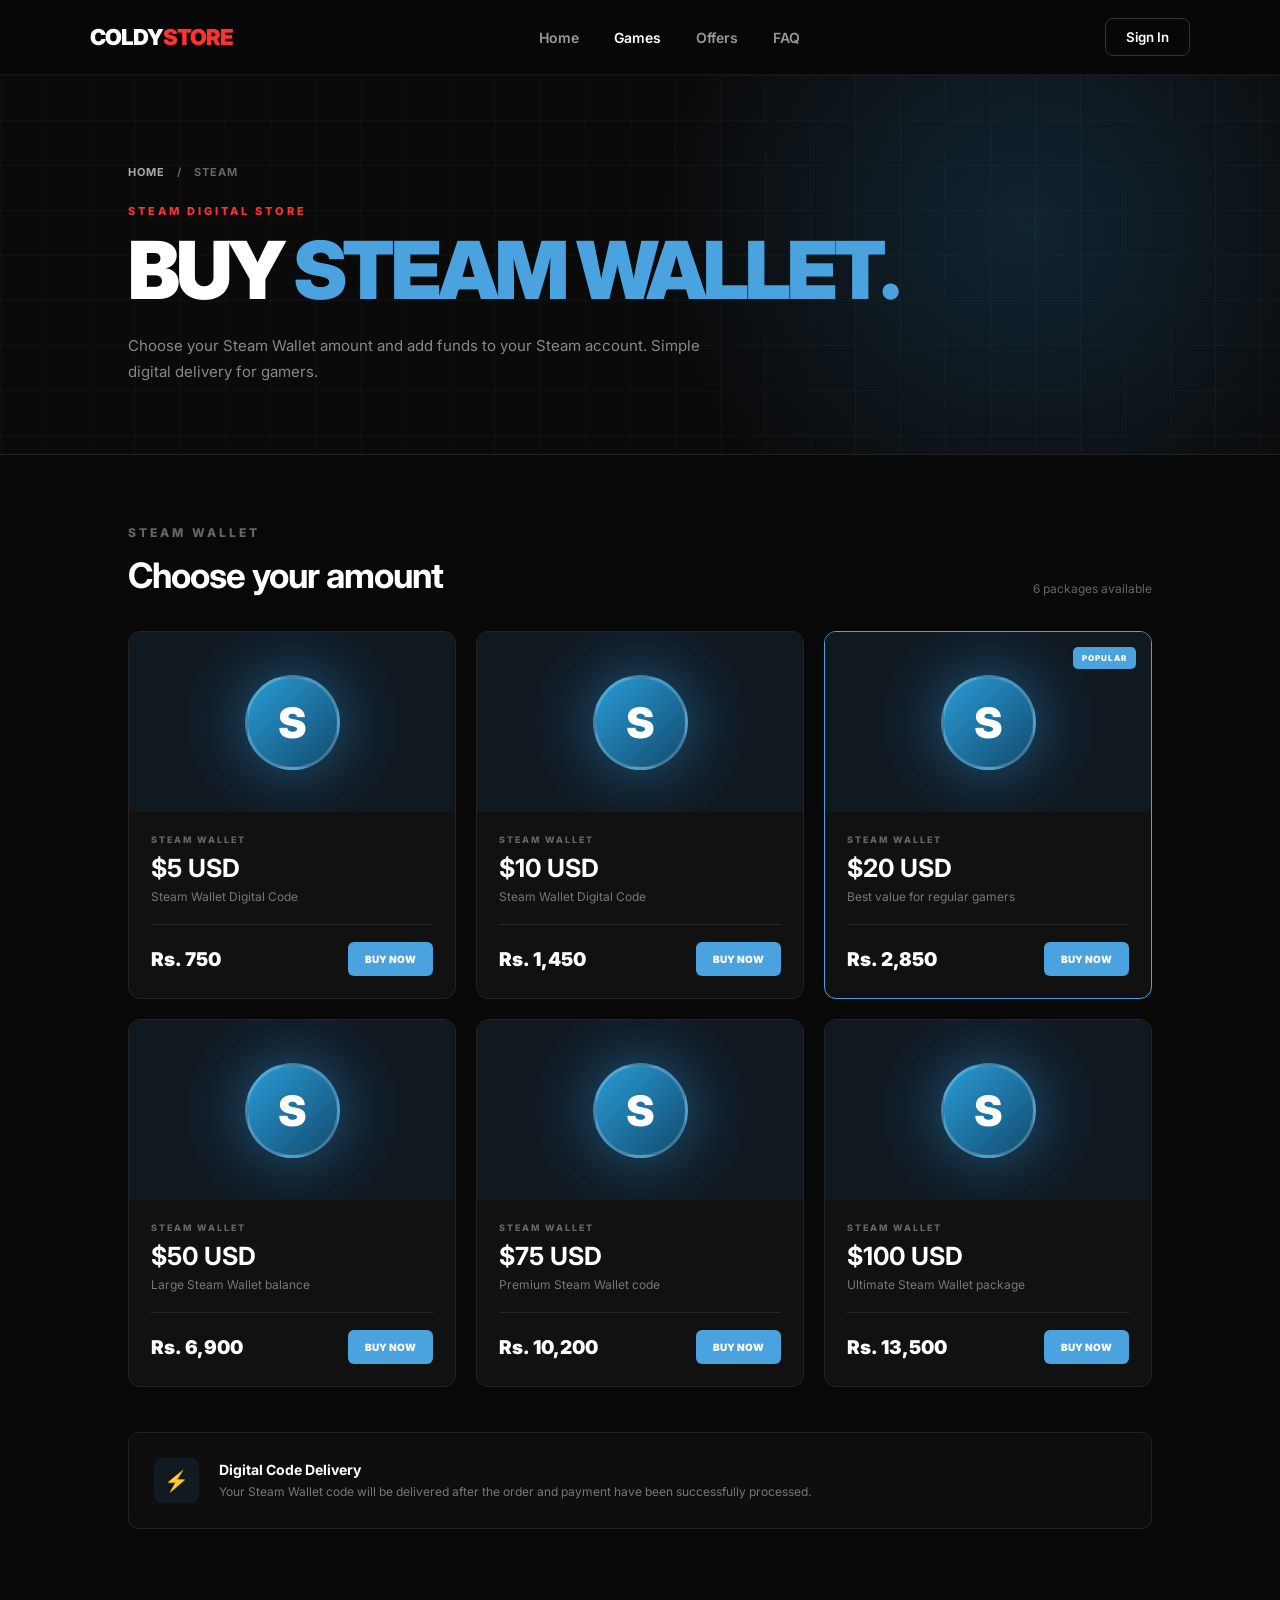
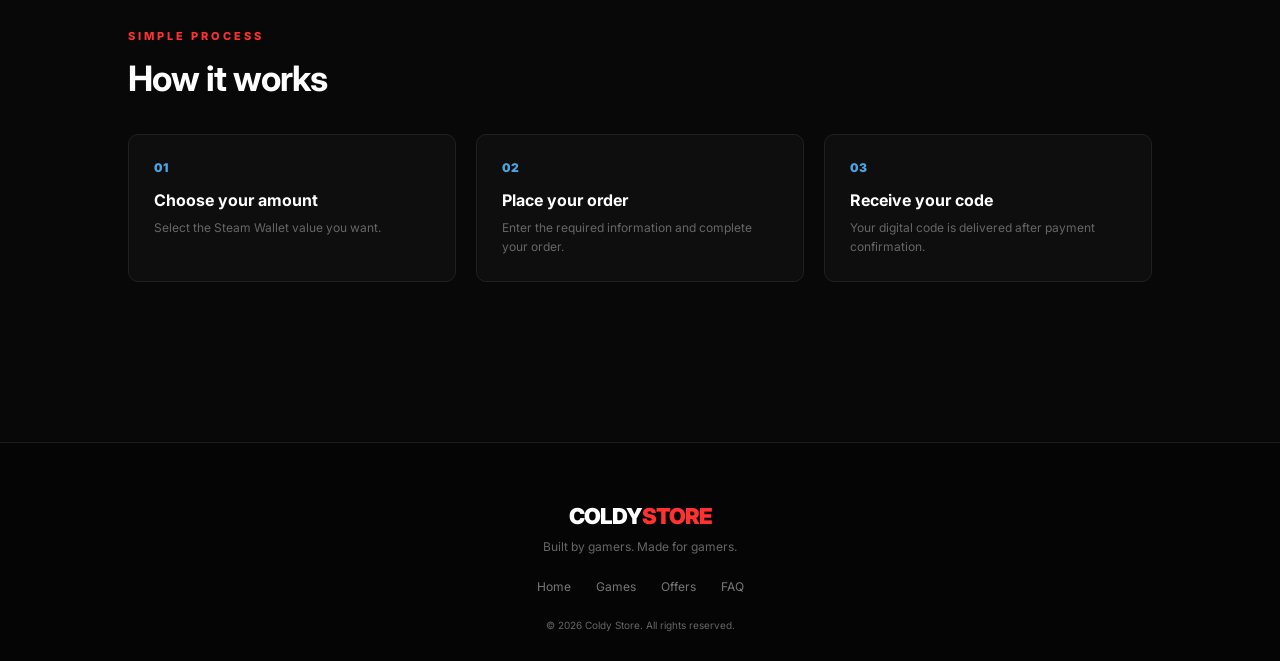
<file: ColdyStore/pages/steam.html>
<!DOCTYPE html>
<html lang="en">

<head>
    <meta charset="UTF-8">
    <meta name="viewport" content="width=device-width, initial-scale=1.0">

    <title>Steam | Coldy Store</title>

    <link rel="stylesheet" href="../style.css">

    <style>

        /* =========================
           STEAM STORE PAGE
        ========================= */

        .store-hero {
            padding: 90px 10% 70px;
            position: relative;
            overflow: hidden;

            background:
                radial-gradient(
                    circle at 80% 40%,
                    rgba(40,130,190,0.22),
                    transparent 35%
                ),
                #0a0a0a;

            border-bottom: 1px solid #222;
        }

        .store-hero::before {
            content: "";

            position: absolute;
            inset: 0;

            background-image:
                linear-gradient(
                    rgba(255,255,255,0.025) 1px,
                    transparent 1px
                ),
                linear-gradient(
                    90deg,
                    rgba(255,255,255,0.025) 1px,
                    transparent 1px
                );

            background-size: 45px 45px;
        }

        .store-hero-content {
            position: relative;
            z-index: 2;
        }

        .breadcrumb {
            margin-bottom: 25px;

            color: #666;

            font-size: 11px;
            font-weight: 700;
            letter-spacing: 1px;
        }

        .breadcrumb a {
            color: #aaa;
            transition: 0.3s;
        }

        .breadcrumb a:hover {
            color: #4aa3df;
        }

        .store-hero h1 {
            font-size: clamp(45px, 7vw, 80px);

            line-height: 0.95;

            letter-spacing: -4px;

            font-weight: 900;

            margin-bottom: 25px;
        }

        .store-hero h1 span {
            color: #4aa3df;
        }

        .store-hero-text {
            color: #888;

            max-width: 600px;

            line-height: 1.7;

            font-size: 15px;
        }


        /* =========================
           STORE
        ========================= */

        .steam-store {
            padding: 70px 10%;
        }

        .store-heading {
            display: flex;

            justify-content: space-between;

            align-items: end;

            margin-bottom: 35px;
        }

        .store-heading h2 {
            font-size: 35px;

            letter-spacing: -1px;
        }

        .store-heading p {
            color: #666;

            font-size: 12px;
        }


        /* =========================
           PRODUCTS
        ========================= */

        .steam-grid {
            display: grid;

            grid-template-columns:
                repeat(3, 1fr);

            gap: 20px;
        }

        .steam-card {
            position: relative;

            background: #111;

            border: 1px solid #242424;

            border-radius: 12px;

            overflow: hidden;

            transition: 0.3s;

            animation: steamIn 0.6s ease both;
        }

        .steam-card:hover {
            transform: translateY(-8px);

            border-color: #4aa3df;

            box-shadow:
                0 20px 45px rgba(0,0,0,0.45);
        }


        /* =========================
           STEAM ICON
        ========================= */

        .steam-icon {
            height: 180px;

            display: flex;

            justify-content: center;

            align-items: center;

            position: relative;

            background:
                radial-gradient(
                    circle,
                    rgba(40,130,190,0.28),
                    transparent 60%
                ),
                #101820;
        }

        .steam-symbol {
            width: 95px;
            height: 95px;

            display: flex;

            justify-content: center;
            align-items: center;

            border-radius: 50%;

            background:
                linear-gradient(
                    135deg,
                    #2a9bd6,
                    #124c70
                );

            border: 3px solid rgba(255,255,255,0.2);

            color: white;

            font-size: 42px;

            font-weight: 900;

            box-shadow:
                0 0 40px rgba(40,130,190,0.3);
        }


        .steam-info {
            padding: 22px;
        }

        .steam-info .type {
            color: #666;

            font-size: 9px;

            font-weight: 800;

            letter-spacing: 2px;

            margin-bottom: 8px;
        }

        .steam-info h3 {
            font-size: 25px;

            margin-bottom: 6px;
        }

        .description {
            color: #777;

            font-size: 12px;

            margin-bottom: 20px;
        }


        /* =========================
           POPULAR
        ========================= */

        .popular {
            border-color: #4aa3df;
        }

        .popular-label {
            position: absolute;

            top: 15px;
            right: 15px;

            background: #4aa3df;

            color: white;

            padding: 6px 9px;

            border-radius: 5px;

            font-size: 8px;

            font-weight: 900;

            letter-spacing: 1px;

            z-index: 2;
        }


        /* =========================
           PRICE
        ========================= */

        .price-row {
            display: flex;

            justify-content: space-between;

            align-items: center;

            padding-top: 17px;

            border-top: 1px solid #242424;
        }

        .price {
            font-size: 19px;

            font-weight: 900;
        }

        .buy-btn {
            border: none;

            background: #4aa3df;

            color: white;

            padding: 11px 17px;

            border-radius: 6px;

            font-size: 10px;

            font-weight: 900;

            cursor: pointer;

            transition: 0.3s;
        }

        .buy-btn:hover {
            background: #63b5e8;

            transform: scale(1.05);
        }


        /* =========================
           INFO BOX
        ========================= */

        .delivery-box {
            margin-top: 45px;

            padding: 25px;

            display: flex;

            gap: 20px;

            align-items: center;

            background: #0e0e0e;

            border: 1px solid #222;

            border-radius: 10px;
        }

        .delivery-icon {
            width: 45px;
            height: 45px;

            display: flex;

            justify-content: center;
            align-items: center;

            border-radius: 8px;

            background: rgba(40,130,190,0.1);

            color: #4aa3df;

            font-size: 20px;
        }

        .delivery-box h3 {
            font-size: 14px;

            margin-bottom: 5px;
        }

        .delivery-box p {
            color: #777;

            font-size: 12px;

            line-height: 1.5;
        }


        /* =========================
           HOW IT WORKS
        ========================= */

        .how-it-works {
            padding: 30px 10% 80px;
        }

        .steps {
            display: grid;

            grid-template-columns:
                repeat(3, 1fr);

            gap: 20px;
        }

        .step {
            padding: 25px;

            background: #0e0e0e;

            border: 1px solid #202020;

            border-radius: 10px;
        }

        .step-number {
            color: #4aa3df;

            font-size: 12px;

            font-weight: 900;

            margin-bottom: 15px;
        }

        .step h3 {
            font-size: 16px;

            margin-bottom: 8px;
        }

        .step p {
            color: #666;

            font-size: 12px;

            line-height: 1.6;
        }


        /* =========================
           ANIMATION
        ========================= */

        @keyframes steamIn {

            from {
                opacity: 0;

                transform:
                    translateY(25px);
            }

            to {
                opacity: 1;

                transform:
                    translateY(0);
            }

        }


        /* =========================
           RESPONSIVE
        ========================= */

        @media (max-width: 900px) {

            .steam-grid {
                grid-template-columns:
                    repeat(2, 1fr);
            }

            .steps {
                grid-template-columns: 1fr;
            }

        }


        @media (max-width: 600px) {

            .steam-grid {
                grid-template-columns: 1fr;
            }

            .store-hero,
            .steam-store,
            .how-it-works {
                padding-left: 6%;
                padding-right: 6%;
            }

            .store-heading {
                align-items: flex-start;

                flex-direction: column;

                gap: 10px;
            }

        }

    </style>

</head>


<body>


    <!-- NAVBAR -->

    <nav class="navbar">

        <div class="logo">
            COLDY<span>STORE</span>
        </div>

        <div class="nav-links">

            <a href="../index.html">
                Home
            </a>

            <a href="../index.html#games" class="active">
                Games
            </a>

            <a href="../index.html#offers">
                Offers
            </a>

            <a href="../index.html#faq">
                FAQ
            </a>

        </div>

        <button class="login-btn">
            Sign In
        </button>

    </nav>



    <!-- HERO -->

    <section class="store-hero">

        <div class="store-hero-content">

            <div class="breadcrumb">

                <a href="../index.html">
                    HOME
                </a>

                &nbsp; / &nbsp;

                STEAM

            </div>


            <p class="eyebrow">
                STEAM DIGITAL STORE
            </p>


            <h1>
                BUY <span>STEAM WALLET.</span>
            </h1>


            <p class="store-hero-text">
                Choose your Steam Wallet amount and
                add funds to your Steam account.
                Simple digital delivery for gamers.
            </p>

        </div>

    </section>



    <!-- PRODUCTS -->

    <section class="steam-store">

        <div class="store-heading">

            <div>

                <p class="eyebrow">
                    STEAM WALLET
                </p>

                <h2>
                    Choose your amount
                </h2>

            </div>

            <p>
                6 packages available
            </p>

        </div>



        <div class="steam-grid">


            <!-- $5 -->

            <div class="steam-card">

                <div class="steam-icon">

                    <div class="steam-symbol">
                        S
                    </div>

                </div>


                <div class="steam-info">

                    <p class="type">
                        STEAM WALLET
                    </p>

                    <h3>
                        $5 USD
                    </h3>

                    <p class="description">
                        Steam Wallet Digital Code
                    </p>


                    <div class="price-row">

                        <span class="price">
                            Rs. 750
                        </span>

                        <button class="buy-btn">
                            BUY NOW
                        </button>

                    </div>

                </div>

            </div>



            <!-- $10 -->

            <div class="steam-card">

                <div class="steam-icon">

                    <div class="steam-symbol">
                        S
                    </div>

                </div>


                <div class="steam-info">

                    <p class="type">
                        STEAM WALLET
                    </p>

                    <h3>
                        $10 USD
                    </h3>

                    <p class="description">
                        Steam Wallet Digital Code
                    </p>


                    <div class="price-row">

                        <span class="price">
                            Rs. 1,450
                        </span>

                        <button class="buy-btn">
                            BUY NOW
                        </button>

                    </div>

                </div>

            </div>



            <!-- $20 -->

            <div class="steam-card popular">

                <span class="popular-label">
                    POPULAR
                </span>


                <div class="steam-icon">

                    <div class="steam-symbol">
                        S
                    </div>

                </div>


                <div class="steam-info">

                    <p class="type">
                        STEAM WALLET
                    </p>

                    <h3>
                        $20 USD
                    </h3>

                    <p class="description">
                        Best value for regular gamers
                    </p>


                    <div class="price-row">

                        <span class="price">
                            Rs. 2,850
                        </span>

                        <button class="buy-btn">
                            BUY NOW
                        </button>

                    </div>

                </div>

            </div>



            <!-- $50 -->

            <div class="steam-card">

                <div class="steam-icon">

                    <div class="steam-symbol">
                        S
                    </div>

                </div>


                <div class="steam-info">

                    <p class="type">
                        STEAM WALLET
                    </p>

                    <h3>
                        $50 USD
                    </h3>

                    <p class="description">
                        Large Steam Wallet balance
                    </p>


                    <div class="price-row">

                        <span class="price">
                            Rs. 6,900
                        </span>

                        <button class="buy-btn">
                            BUY NOW
                        </button>

                    </div>

                </div>

            </div>



            <!-- $75 -->

            <div class="steam-card">

                <div class="steam-icon">

                    <div class="steam-symbol">
                        S
                    </div>

                </div>


                <div class="steam-info">

                    <p class="type">
                        STEAM WALLET
                    </p>

                    <h3>
                        $75 USD
                    </h3>

                    <p class="description">
                        Premium Steam Wallet code
                    </p>


                    <div class="price-row">

                        <span class="price">
                            Rs. 10,200
                        </span>

                        <button class="buy-btn">
                            BUY NOW
                        </button>

                    </div>

                </div>

            </div>



            <!-- $100 -->

            <div class="steam-card">

                <div class="steam-icon">

                    <div class="steam-symbol">
                        S
                    </div>

                </div>


                <div class="steam-info">

                    <p class="type">
                        STEAM WALLET
                    </p>

                    <h3>
                        $100 USD
                    </h3>

                    <p class="description">
                        Ultimate Steam Wallet package
                    </p>


                    <div class="price-row">

                        <span class="price">
                            Rs. 13,500
                        </span>

                        <button class="buy-btn">
                            BUY NOW
                        </button>

                    </div>

                </div>

            </div>


        </div>



        <!-- DELIVERY INFO -->

        <div class="delivery-box">

            <div class="delivery-icon">
                ⚡
            </div>

            <div>

                <h3>
                    Digital Code Delivery
                </h3>

                <p>
                    Your Steam Wallet code will be
                    delivered after the order and payment
                    have been successfully processed.
                </p>

            </div>

        </div>

    </section>



    <!-- HOW IT WORKS -->

    <section class="how-it-works">

        <div class="section-title">

            <div>

                <p class="eyebrow">
                    SIMPLE PROCESS
                </p>

                <h2>
                    How it works
                </h2>

            </div>

        </div>


        <div class="steps">


            <div class="step">

                <div class="step-number">
                    01
                </div>

                <h3>
                    Choose your amount
                </h3>

                <p>
                    Select the Steam Wallet
                    value you want.
                </p>

            </div>


            <div class="step">

                <div class="step-number">
                    02
                </div>

                <h3>
                    Place your order
                </h3>

                <p>
                    Enter the required information
                    and complete your order.
                </p>

            </div>


            <div class="step">

                <div class="step-number">
                    03
                </div>

                <h3>
                    Receive your code
                </h3>

                <p>
                    Your digital code is delivered
                    after payment confirmation.
                </p>

            </div>


        </div>

    </section>



    <!-- FOOTER -->

    <footer>

        <div class="footer-logo">
            COLDY<span>STORE</span>
        </div>

        <p>
            Built by gamers. Made for gamers.
        </p>

        <div class="footer-links">

            <a href="../index.html">
                Home
            </a>

            <a href="../index.html#games">
                Games
            </a>

            <a href="../index.html#offers">
                Offers
            </a>

            <a href="../index.html#faq">
                FAQ
            </a>

        </div>

        <p class="copyright">
            © 2026 Coldy Store. All rights reserved.
        </p>

    </footer>
    <script src="../cart.js"></script>

</body>

</html>
</file>
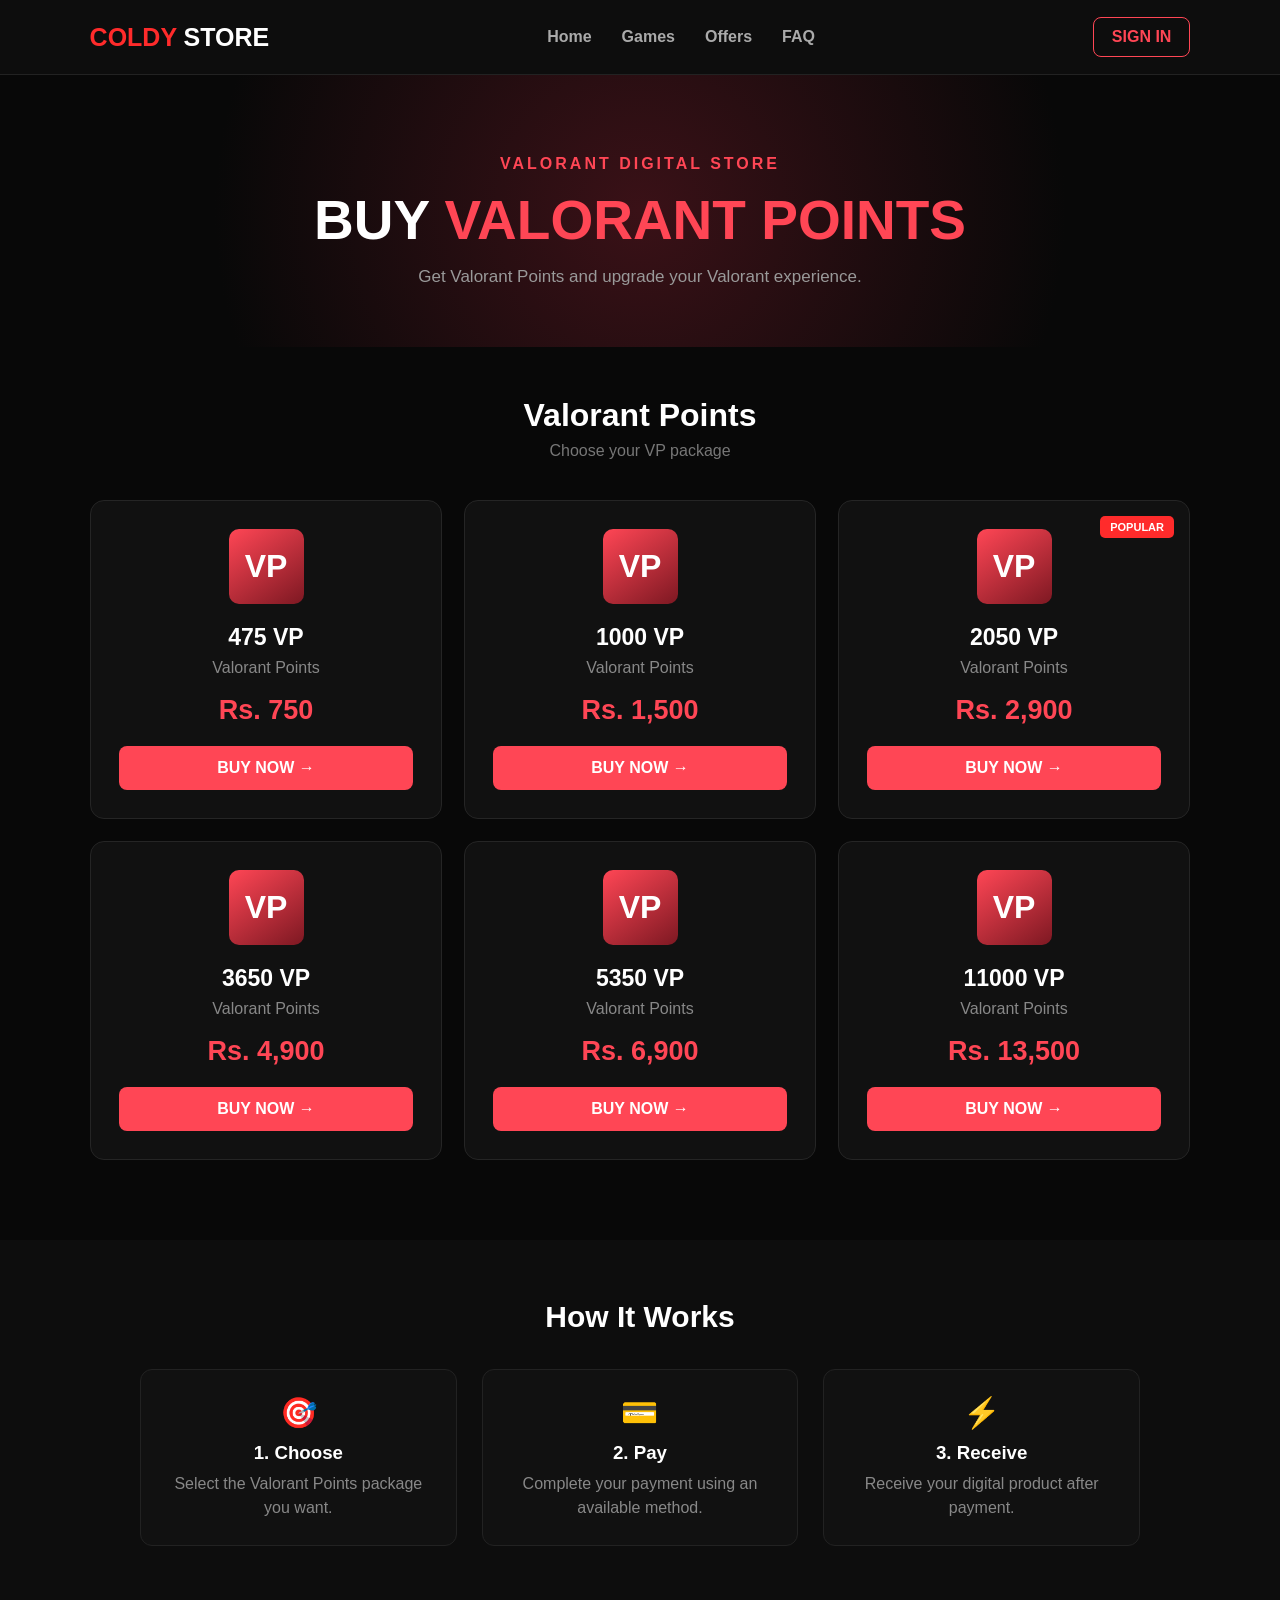
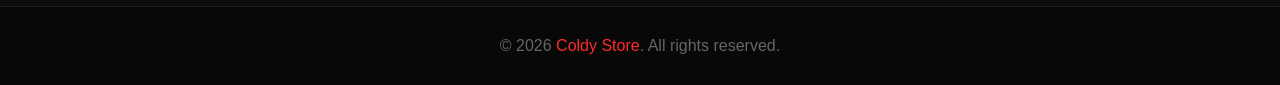
<file: ColdyStore/pages/valorant.html>
<!DOCTYPE html>
<html lang="en">
<head>
    <meta charset="UTF-8">
    <meta name="viewport" content="width=device-width, initial-scale=1.0">

    <title>Valorant Store | Coldy Store</title>

    <style>
        * {
            margin: 0;
            padding: 0;
            box-sizing: border-box;
            font-family: Arial, sans-serif;
        }

        body {
            background: #080808;
            color: white;
        }

        /* NAVBAR */
        nav {
            height: 75px;
            display: flex;
            align-items: center;
            justify-content: space-between;
            padding: 0 7%;
            background: #0d0d0d;
            border-bottom: 1px solid #222;
        }

        .logo {
            font-size: 25px;
            font-weight: 900;
            color: #ff2b2b;
        }

        .logo span {
            color: white;
        }

        nav ul {
            display: flex;
            list-style: none;
            gap: 30px;
        }

        nav a {
            color: #aaa;
            text-decoration: none;
            font-weight: bold;
        }

        nav a:hover {
            color: #ff4655;
        }

        .signin {
            border: 1px solid #ff4655;
            padding: 10px 18px;
            border-radius: 8px;
            color: #ff4655;
        }

        /* HERO */
        .hero {
            text-align: center;
            padding: 80px 20px 60px;
            background:
                radial-gradient(circle at center, #3a1117 0%, #080808 65%);
        }

        .hero p {
            color: #ff4655;
            font-weight: bold;
            letter-spacing: 3px;
            margin-bottom: 15px;
        }

        .hero h1 {
            font-size: 55px;
            margin-bottom: 15px;
        }

        .hero h1 span {
            color: #ff4655;
        }

        .sub {
            color: #999;
            font-size: 17px;
        }

        /* PRODUCTS */
        .products {
            padding: 50px 7% 80px;
        }

        .section-title {
            text-align: center;
            margin-bottom: 40px;
        }

        .section-title h2 {
            font-size: 32px;
        }

        .section-title p {
            color: #777;
            margin-top: 8px;
        }

        .product-grid {
            display: grid;
            grid-template-columns: repeat(3, 1fr);
            gap: 22px;
            max-width: 1100px;
            margin: auto;
        }

        .product {
            background: #111;
            border: 1px solid #252525;
            border-radius: 14px;
            padding: 28px;
            text-align: center;
            transition: 0.3s;
            position: relative;
            overflow: hidden;
        }

        .product:hover {
            transform: translateY(-8px);
            border-color: #ff4655;
            box-shadow: 0 10px 35px rgba(255, 70, 85, 0.15);
        }

        .valo-icon {
            width: 75px;
            height: 75px;
            margin: 0 auto 20px;
            border-radius: 10px;
            background: linear-gradient(145deg, #ff4655, #7d1822);
            display: flex;
            align-items: center;
            justify-content: center;
            font-size: 32px;
            font-weight: 900;
        }

        .product h3 {
            font-size: 23px;
            margin-bottom: 8px;
        }

        .product p {
            color: #888;
            margin-bottom: 18px;
        }

        .price {
            font-size: 27px;
            font-weight: 900;
            color: #ff4655;
            margin-bottom: 20px;
        }

        .buy-btn {
            display: block;
            background: #ff4655;
            color: white;
            text-decoration: none;
            padding: 13px;
            border-radius: 8px;
            font-weight: 900;
            transition: 0.2s;
        }

        .buy-btn:hover {
            background: #ff6875;
            transform: scale(1.03);
        }

        .popular {
            position: absolute;
            top: 15px;
            right: 15px;
            background: #ff2b2b;
            padding: 5px 10px;
            border-radius: 5px;
            font-size: 11px;
            font-weight: bold;
        }

        /* INFO */
        .info {
            padding: 60px 7%;
            background: #0d0d0d;
            text-align: center;
        }

        .info h2 {
            font-size: 30px;
            margin-bottom: 35px;
        }

        .info-grid {
            max-width: 1000px;
            margin: auto;
            display: grid;
            grid-template-columns: repeat(3, 1fr);
            gap: 25px;
        }

        .info-box {
            background: #111;
            border: 1px solid #222;
            border-radius: 12px;
            padding: 25px;
        }

        .info-box .icon {
            font-size: 30px;
            margin-bottom: 12px;
        }

        .info-box h3 {
            margin-bottom: 8px;
        }

        .info-box p {
            color: #888;
            line-height: 1.5;
        }

        /* FOOTER */
        footer {
            text-align: center;
            padding: 30px;
            color: #666;
            border-top: 1px solid #222;
        }

        footer span {
            color: #ff2b2b;
        }

        /* MOBILE */
        @media (max-width: 800px) {
            .product-grid,
            .info-grid {
                grid-template-columns: 1fr;
            }

            nav ul {
                display: none;
            }

            .hero h1 {
                font-size: 40px;
            }
        }
    </style>
</head>

<body>

    <!-- NAVBAR -->
    <nav>
        <div class="logo">COLDY<span> STORE</span></div>

        <ul>
            <li><a href="../index.html">Home</a></li>
            <li><a href="../index.html">Games</a></li>
            <li><a href="../index.html">Offers</a></li>
            <li><a href="../index.html">FAQ</a></li>
        </ul>

        <a href="#" class="signin">SIGN IN</a>
    </nav>


    <!-- HERO -->
    <section class="hero">
        <p>VALORANT DIGITAL STORE</p>

        <h1>BUY <span>VALORANT POINTS</span></h1>

        <div class="sub">
            Get Valorant Points and upgrade your Valorant experience.
        </div>
    </section>


    <!-- PRODUCTS -->
    <section class="products">

        <div class="section-title">
            <h2>Valorant Points</h2>
            <p>Choose your VP package</p>
        </div>

        <div class="product-grid">

            <div class="product">
                <div class="valo-icon">VP</div>

                <h3>475 VP</h3>
                <p>Valorant Points</p>

                <div class="price">Rs. 750</div>

                <a href="#" class="buy-btn">BUY NOW →</a>
            </div>


            <div class="product">

                <div class="valo-icon">VP</div>

                <h3>1000 VP</h3>
                <p>Valorant Points</p>

                <div class="price">Rs. 1,500</div>

                <a href="#" class="buy-btn">BUY NOW →</a>
            </div>


            <div class="product">

                <div class="popular">POPULAR</div>

                <div class="valo-icon">VP</div>

                <h3>2050 VP</h3>
                <p>Valorant Points</p>

                <div class="price">Rs. 2,900</div>

                <a href="#" class="buy-btn">BUY NOW →</a>
            </div>


            <div class="product">

                <div class="valo-icon">VP</div>

                <h3>3650 VP</h3>
                <p>Valorant Points</p>

                <div class="price">Rs. 4,900</div>

                <a href="#" class="buy-btn">BUY NOW →</a>
            </div>


            <div class="product">

                <div class="valo-icon">VP</div>

                <h3>5350 VP</h3>
                <p>Valorant Points</p>

                <div class="price">Rs. 6,900</div>

                <a href="#" class="buy-btn">BUY NOW →</a>
            </div>


            <div class="product">

                <div class="valo-icon">VP</div>

                <h3>11000 VP</h3>
                <p>Valorant Points</p>

                <div class="price">Rs. 13,500</div>

                <a href="#" class="buy-btn">BUY NOW →</a>
            </div>

        </div>
    </section>


    <!-- INFO -->
    <section class="info">

        <h2>How It Works</h2>

        <div class="info-grid">

            <div class="info-box">
                <div class="icon">🎯</div>
                <h3>1. Choose</h3>
                <p>Select the Valorant Points package you want.</p>
            </div>

            <div class="info-box">
                <div class="icon">💳</div>
                <h3>2. Pay</h3>
                <p>Complete your payment using an available method.</p>
            </div>

            <div class="info-box">
                <div class="icon">⚡</div>
                <h3>3. Receive</h3>
                <p>Receive your digital product after payment.</p>
            </div>

        </div>

    </section>


    <!-- FOOTER -->
    <footer>
        © 2026 <span>Coldy Store</span>. All rights reserved.
    </footer>
    <script src="../cart.js"></script>
</body>
</html>
</file>
<file: ColdyStore/style.css>
@import url('https://fonts.googleapis.com/css2?family=Inter:wght@400;500;600;700;800;900&display=swap');


* {
    margin: 0;
    padding: 0;
    box-sizing: border-box;
}


html {
    scroll-behavior: smooth;
}


body {
    font-family: "Inter", sans-serif;
    background: #080808;
    color: #ffffff;
    overflow-x: hidden;
}


a {
    color: inherit;
    text-decoration: none;
}


button,
input {
    font-family: inherit;
}


/* =========================
   NAVBAR
========================= */

.navbar {
    height: 75px;
    padding: 0 7%;
    display: flex;
    align-items: center;
    justify-content: space-between;

    position: sticky;
    top: 0;
    z-index: 100;

    background: rgba(8, 8, 8, 0.85);
    backdrop-filter: blur(15px);

    border-bottom: 1px solid rgba(255,255,255,0.06);
}


.logo,
.footer-logo {
    font-size: 22px;
    font-weight: 900;
    letter-spacing: -1px;
}


.logo span,
.footer-logo span {
    color: #ff3131;
}


.nav-links {
    display: flex;
    gap: 35px;
}


.nav-links a {
    color: #999;
    font-size: 14px;
    font-weight: 600;
    transition: 0.3s;
}


.nav-links a:hover,
.nav-links a.active {
    color: white;
}


.login-btn {
    background: transparent;
    color: white;

    border: 1px solid #333;
    border-radius: 8px;

    padding: 10px 20px;

    cursor: pointer;
    font-weight: 600;

    transition: 0.3s;
}


.login-btn:hover {
    border-color: #ff3131;
    color: #ff3131;
}


/* =========================
   HERO
========================= */

.hero {
    min-height: 650px;
    padding: 100px 10%;

    position: relative;

    display: flex;
    align-items: center;
    justify-content: space-between;

    overflow: hidden;

    background:
        radial-gradient(
            circle at 75% 45%,
            rgba(255,49,49,0.18),
            transparent 30%
        ),
        linear-gradient(
            135deg,
            #0b0b0b,
            #080808
        );
}


.hero::before {
    content: "";

    position: absolute;
    inset: 0;

    background-image:
        linear-gradient(
            rgba(255,255,255,0.025) 1px,
            transparent 1px
        ),
        linear-gradient(
            90deg,
            rgba(255,255,255,0.025) 1px,
            transparent 1px
        );

    background-size: 50px 50px;

    mask-image:
        linear-gradient(
            to bottom,
            black,
            transparent
        );
}


.hero-content {
    position: relative;
    z-index: 2;

    max-width: 650px;

    animation: heroIn 0.8s ease forwards;
}


.eyebrow {
    color: #ff3131;

    font-size: 11px;
    font-weight: 800;

    letter-spacing: 3px;

    margin-bottom: 14px;
}


.hero h1 {
    font-size: clamp(55px, 8vw, 100px);

    line-height: 0.9;

    font-weight: 900;

    letter-spacing: -5px;
}


.hero h1 span {
    color: #ff3131;
}


.hero-text {
    color: #999;

    max-width: 500px;

    line-height: 1.7;

    margin-top: 28px;

    font-size: 16px;
}


.hero-buttons {
    display: flex;
    gap: 15px;

    margin-top: 35px;
}


.primary-btn,
.secondary-btn {
    padding: 14px 25px;

    border-radius: 7px;

    font-size: 13px;
    font-weight: 800;

    transition: 0.3s;
}


.primary-btn {
    background: #ff3131;
    color: white;

    box-shadow:
        0 0 25px rgba(255,49,49,0.2);
}


.primary-btn:hover {
    transform: translateY(-3px);

    box-shadow:
        0 10px 35px rgba(255,49,49,0.3);
}


.secondary-btn {
    border: 1px solid #333;
    color: #ccc;
}


.secondary-btn:hover {
    border-color: #ff3131;
    color: white;
}


/* =========================
   FEATURED CARD
========================= */

.featured-card {
    width: 330px;
    height: 410px;

    position: relative;
    z-index: 2;

    border: 1px solid #292929;

    border-radius: 18px;

    background:
        linear-gradient(
            145deg,
            #171717,
            #0c0c0c
        );

    display: flex;
    flex-direction: column;

    justify-content: center;
    align-items: center;

    box-shadow:
        0 30px 80px rgba(0,0,0,0.5);

    animation: floating 4s ease-in-out infinite;
}


.featured-card::before {
    content: "";

    position: absolute;
    inset: 0;

    border-radius: inherit;

    background:
        linear-gradient(
            135deg,
            rgba(255,49,49,0.2),
            transparent 50%
        );

    pointer-events: none;
}


.featured-logo {
    width: 120px;
    height: 120px;

    display: flex;
    align-items: center;
    justify-content: center;

    font-size: 65px;
    font-weight: 900;

    color: white;

    background:
        linear-gradient(
            135deg,
            #ff3131,
            #8d0000
        );

    clip-path: polygon(
        50% 0%,
        95% 25%,
        95% 75%,
        50% 100%,
        5% 75%,
        5% 25%
    );

    box-shadow:
        0 0 50px rgba(255,49,49,0.3);

    margin-bottom: 30px;
}


.featured-card p {
    color: #777;

    font-size: 10px;

    letter-spacing: 3px;

    font-weight: 800;
}


.featured-card h2 {
    font-size: 35px;

    margin: 8px 0;
}


.featured-card span {
    color: #777;

    font-size: 10px;

    text-align: center;
}


/* =========================
   FLOATING ICONS
========================= */

.floating-icon {
    position: absolute;

    color: #ff3131;

    font-size: 30px;

    opacity: 0.5;

    animation: iconFloat 4s ease-in-out infinite;
}


.icon-one {
    top: 20%;
    right: 42%;
}


.icon-two {
    bottom: 18%;
    right: 10%;
    animation-delay: 1s;
}


.icon-three {
    top: 25%;
    left: 5%;
    animation-delay: 2s;
}


/* =========================
   SEARCH
========================= */

.search-section {
    padding: 45px 10% 20px;
}


.search-box {
    max-width: 750px;

    margin: auto;

    height: 60px;

    display: flex;
    align-items: center;

    padding: 0 22px;

    background: #111;

    border: 1px solid #292929;

    border-radius: 10px;

    transition: 0.3s;
}


.search-box:focus-within {
    border-color: #ff3131;

    box-shadow:
        0 0 25px rgba(255,49,49,0.12);
}


.search-box span {
    color: #777;

    font-size: 25px;

    margin-right: 12px;
}


.search-box input {
    width: 100%;

    border: none;
    outline: none;

    background: transparent;

    color: white;

    font-size: 14px;
}


.search-box input::placeholder {
    color: #666;
}


/* =========================
   SECTIONS
========================= */

.categories,
.games,
.faq {
    padding: 70px 10%;
}


.section-title {
    display: flex;

    align-items: end;

    justify-content: space-between;

    margin-bottom: 35px;
}


.section-title h2 {
    font-size: 35px;

    letter-spacing: -1px;
}


.section-title > p {
    color: #666;

    font-size: 13px;
}


/* =========================
   CATEGORIES
========================= */

.category-buttons {
    display: flex;

    gap: 10px;

    flex-wrap: wrap;
}


.category-btn {
    background: #111;

    color: #888;

    border: 1px solid #292929;

    padding: 12px 20px;

    border-radius: 7px;

    cursor: pointer;

    font-size: 12px;

    font-weight: 700;

    transition: 0.3s;
}


.category-btn:hover,
.category-btn.active {
    background: #ff3131;

    border-color: #ff3131;

    color: white;
}


/* =========================
   GAME GRID
========================= */

.game-grid {
    display: grid;

    grid-template-columns:
        repeat(3, 1fr);

    gap: 20px;
}


.game-card {
    background: #111;

    border: 1px solid #222;

    border-radius: 12px;

    overflow: hidden;

    transition:
        transform 0.3s,
        border 0.3s,
        box-shadow 0.3s;

    animation: cardIn 0.6s ease both;
}


.game-card:hover {
    transform: translateY(-8px);

    border-color: #ff3131;

    box-shadow:
        0 15px 40px rgba(0,0,0,0.4);
}


.game-image {
    height: 220px;

    position: relative;

    display: flex;

    align-items: center;
    justify-content: center;

    overflow: hidden;
}


.game-logo {
    width: 90px;
    height: 90px;

    display: flex;

    align-items: center;
    justify-content: center;

    background: rgba(255,255,255,0.08);

    border: 2px solid rgba(255,255,255,0.2);

    border-radius: 20px;

    font-size: 45px;

    font-weight: 900;

    backdrop-filter: blur(5px);

    transition: 0.4s;
}


.game-card:hover .game-logo {
    transform: scale(1.12) rotate(-3deg);

    border-color: #ff3131;
}


.game-status {
    position: absolute;

    top: 15px;
    right: 15px;

    padding: 6px 9px;

    border-radius: 5px;

    background: rgba(0,0,0,0.5);

    font-size: 8px;

    font-weight: 800;

    letter-spacing: 1px;

    color: #63ff86;
}


.game-info {
    padding: 20px;
}


.game-info > p {
    color: #666;

    font-size: 9px;

    font-weight: 800;

    letter-spacing: 2px;

    margin-bottom: 7px;
}


.game-info h3 {
    font-size: 21px;

    margin-bottom: 20px;
}


.game-bottom {
    display: flex;

    align-items: center;

    justify-content: space-between;

    border-top: 1px solid #222;

    padding-top: 15px;
}


.game-bottom span {
    color: #888;

    font-size: 12px;
}


.game-bottom a {
    color: #ff3131;

    font-size: 11px;

    font-weight: 900;

    transition: 0.3s;
}


.game-bottom a:hover {
    letter-spacing: 1px;
}


/* =========================
   GAME BACKGROUNDS
========================= */

.roblox-bg {
    background:
        radial-gradient(
            circle,
            #ff3131,
            #4b0000 65%,
            #111
        );
}


.valorant-bg {
    background:
        linear-gradient(
            135deg,
            #ff4655,
            #360008
        );
}


.minecraft-bg {
    background:
        linear-gradient(
            135deg,
            #4e9f3d,
            #132d11
        );
}


.freefire-bg {
    background:
        linear-gradient(
            135deg,
            #ff7a00,
            #391900
        );
}


.pubg-bg {
    background:
        linear-gradient(
            135deg,
            #e5a900,
            #332500
        );
}


.steam-bg {
    background:
        linear-gradient(
            135deg,
            #1b83c7,
            #061827
        );
}


/* =========================
   OFFERS
========================= */

.offers {
    margin: 50px 10%;

    min-height: 350px;

    padding: 60px;

    position: relative;

    overflow: hidden;

    border-radius: 15px;

    background:
        linear-gradient(
            120deg,
            #180000,
            #100000,
            #080808
        );

    border: 1px solid #351010;

    display: flex;

    align-items: center;

    justify-content: space-between;
}


.offer-content {
    max-width: 550px;
}


.offer-content h2 {
    font-size: 55px;

    line-height: 0.95;

    letter-spacing: -3px;
}


.offer-content h2 span {
    color: #ff3131;
}


.offer-content > p:not(.eyebrow) {
    color: #888;

    margin: 20px 0 30px;

    line-height: 1.6;
}


.offer-symbol {
    font-size: 250px;

    font-weight: 900;

    color: rgba(255,49,49,0.08);

    transform: rotate(-10deg);

    user-select: none;
}


/* =========================
   FEATURES
========================= */

.features {
    padding: 70px 10%;

    display: grid;

    grid-template-columns:
        repeat(3, 1fr);

    gap: 25px;
}


.feature {
    text-align: center;

    padding: 35px 20px;

    background: #0d0d0d;

    border: 1px solid #1f1f1f;

    border-radius: 12px;

    transition: 0.3s;
}


.feature:hover {
    border-color: #ff3131;

    transform: translateY(-5px);
}


.feature-icon {
    font-size: 28px;

    color: #ff3131;

    margin-bottom: 15px;
}


.feature h3 {
    margin-bottom: 8px;
}


.feature p {
    color: #666;

    font-size: 12px;

    line-height: 1.5;
}


/* =========================
   FAQ
========================= */

.faq details {
    background: #101010;

    border: 1px solid #222;

    border-radius: 8px;

    margin-bottom: 12px;

    overflow: hidden;
}


.faq summary {
    padding: 20px;

    cursor: pointer;

    font-size: 14px;

    font-weight: 700;
}


.faq details p {
    color: #888;

    font-size: 13px;

    line-height: 1.6;

    padding: 0 20px 20px;
}


/* =========================
   FOOTER
========================= */

footer {
    margin-top: 80px;

    padding: 60px 10% 30px;

    border-top: 1px solid #1c1c1c;

    text-align: center;

    background: #050505;
}


footer p {
    color: #666;

    font-size: 12px;

    margin-top: 10px;
}


.footer-links {
    display: flex;

    justify-content: center;

    gap: 25px;

    margin: 25px 0;
}


.footer-links a {
    color: #777;

    font-size: 12px;

    transition: 0.3s;
}


.footer-links a:hover {
    color: #ff3131;
}


.copyright {
    font-size: 10px;
}


/* =========================
   ANIMATIONS
========================= */

@keyframes heroIn {

    from {
        opacity: 0;
        transform: translateY(30px);
    }

    to {
        opacity: 1;
        transform: translateY(0);
    }

}


@keyframes floating {

    0%,
    100% {
        transform: translateY(0);
    }

    50% {
        transform: translateY(-15px);
    }

}


@keyframes iconFloat {

    0%,
    100% {
        transform: translateY(0) rotate(0deg);
    }

    50% {
        transform: translateY(-20px) rotate(15deg);
    }

}


@keyframes cardIn {

    from {
        opacity: 0;
        transform: translateY(25px);
    }

    to {
        opacity: 1;
        transform: translateY(0);
    }

}


/* =========================
   RESPONSIVE
========================= */

@media (max-width: 900px) {

    .nav-links {
        gap: 15px;
    }


    .hero {
        padding: 80px 7%;

        flex-direction: column;

        gap: 60px;

        text-align: center;
    }


    .hero-text {
        margin-left: auto;
        margin-right: auto;
    }


    .hero-buttons {
        justify-content: center;
    }


    .game-grid {
        grid-template-columns:
            repeat(2, 1fr);
    }


    .features {
        grid-template-columns:
            1fr;
    }

}


@media (max-width: 600px) {

    .navbar {
        padding: 0 5%;
    }


    .nav-links {
        display: none;
    }


    .login-btn {
        padding: 8px 14px;
    }


    .hero {
        min-height: 600px;
    }


    .hero h1 {
        font-size: 55px;

        letter-spacing: -3px;
    }


    .featured-card {
        width: 280px;
        height: 350px;
    }


    .game-grid {
        grid-template-columns: 1fr;
    }


    .categories,
    .games,
    .faq {
        padding-left: 6%;
        padding-right: 6%;
    }


    .section-title {
        align-items: flex-start;

        flex-direction: column;

        gap: 10px;
    }


    .offers {
        margin: 30px 6%;

        padding: 40px 25px;
    }


    .offer-content h2 {
        font-size: 42px;
    }


    .offer-symbol {
        display: none;
    }

}
</file>
